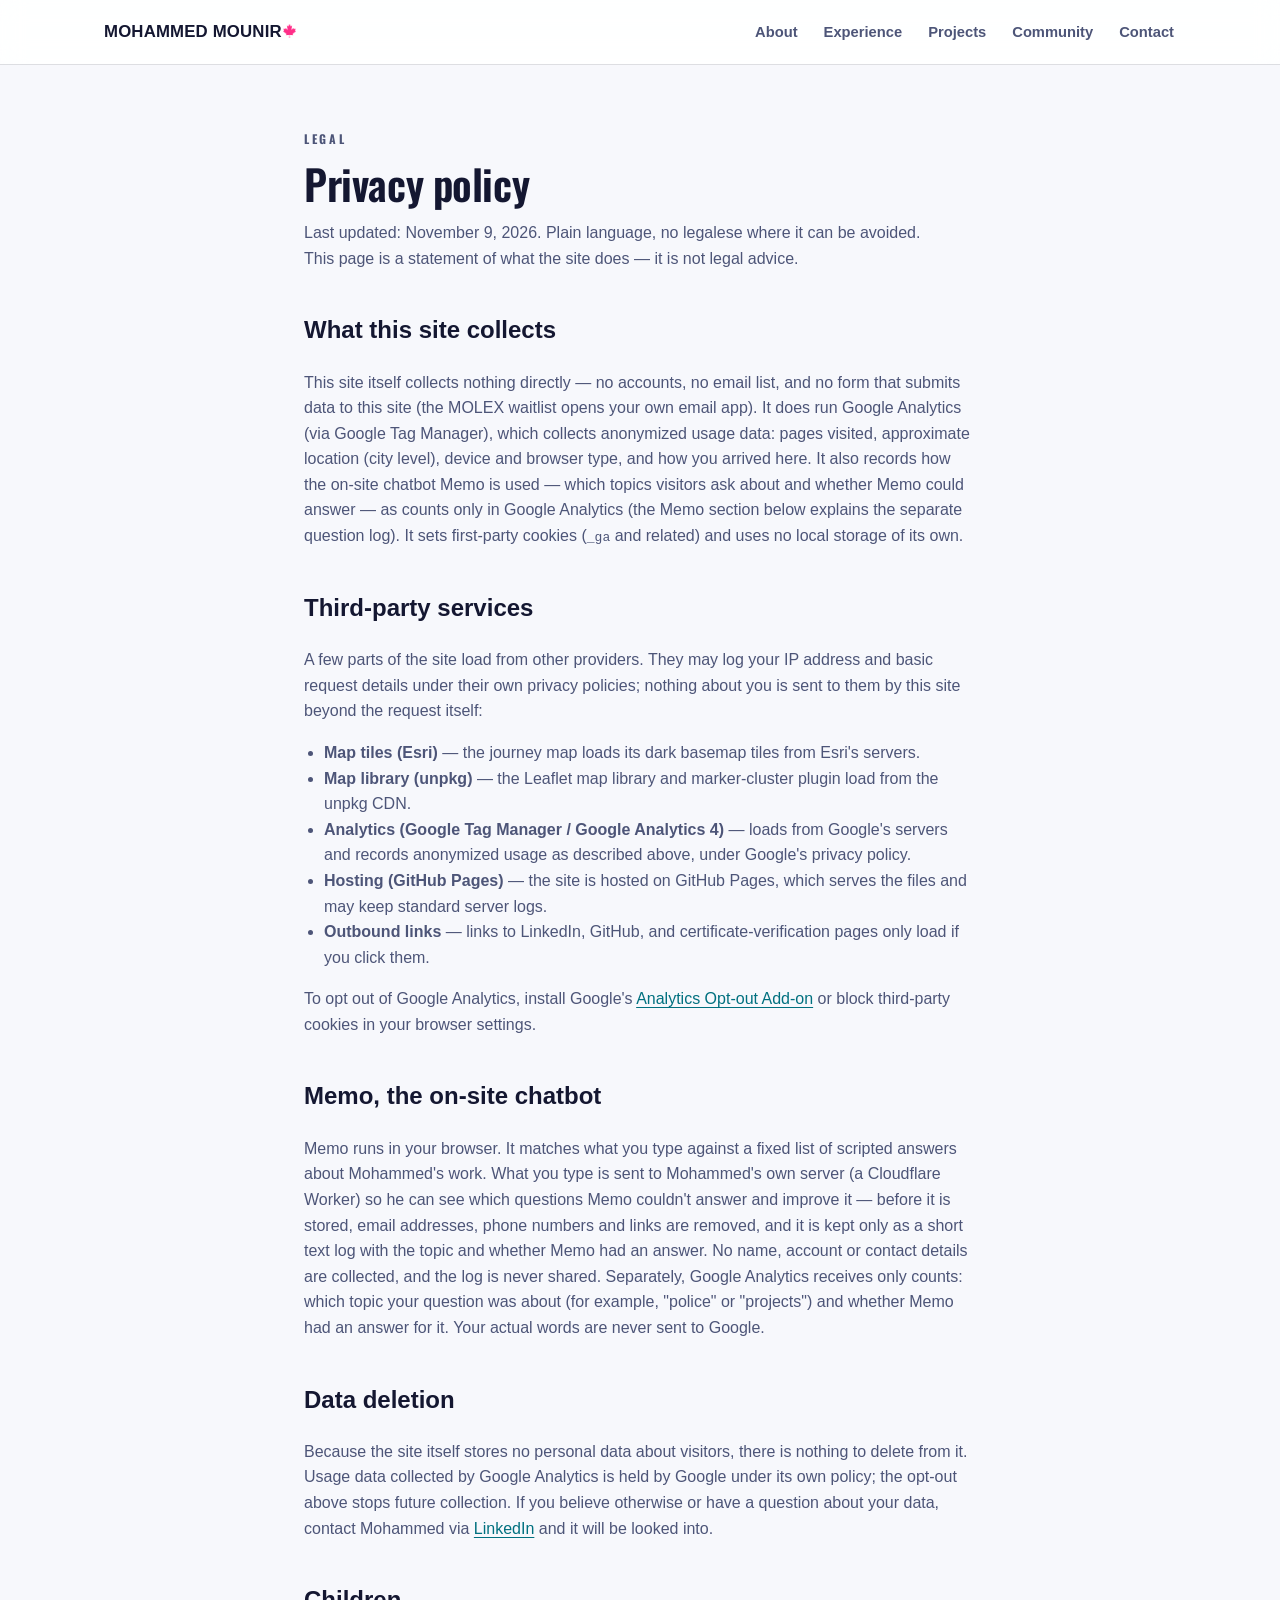
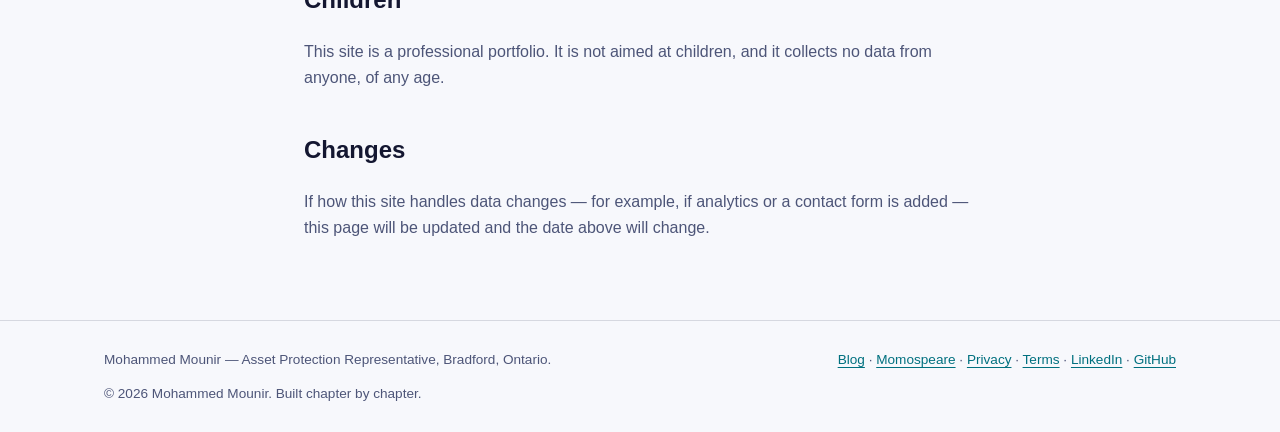
<file: privacy.html>
<!DOCTYPE html>
<html lang="en">
<head>
<!-- Google Tag Manager -->
<script>(function(w,d,s,l,i){w[l]=w[l]||[];w[l].push({'gtm.start':
new Date().getTime(),event:'gtm.js'});var f=d.getElementsByTagName(s)[0],
j=d.createElement(s),dl=l!='dataLayer'?'&l='+l:'';j.async=true;j.src=
'https://www.googletagmanager.com/gtm.js?id='+i+dl;f.parentNode.insertBefore(j,f);
})(window,document,'script','dataLayer','GTM-M9WRWPDF');</script>
<!-- End Google Tag Manager -->
  <meta charset="UTF-8">
  <meta name="viewport" content="width=device-width, initial-scale=1.0">
    <meta name="theme-color" content="#0d0f1c">
<title>Privacy — Mohammed Mounir</title>
  <meta name="description" content="Privacy policy for mohammedmounir.ca: what this portfolio site collects (nothing directly), the third-party services it loads, and how to ask about your data.">
  <meta name="robots" content="index, follow">
  <link rel="canonical" href="https://mohammedmounir.ca/privacy.html">
  <!-- Open Graph -->
  <meta property="og:type" content="website">
  <meta property="og:locale" content="en_CA">
  <meta property="og:title" content="Privacy — Mohammed Mounir">
  <meta property="og:description" content="Privacy policy for mohammedmounir.ca: what this portfolio site collects (nothing directly), the third-party services it loads, and how to ask about your data.">
  <meta property="og:url" content="https://mohammedmounir.ca/privacy.html">
  <meta property="og:image" content="https://mohammedmounir.ca/assets/og-image.jpg">
  <meta property="og:image:alt" content="Mohammed Mounir — Security experience. Technology in progress.">
  <meta property="og:image:width" content="1200">
  <meta property="og:image:height" content="630">
  <!-- Twitter / X -->
  <meta name="twitter:card" content="summary_large_image">
  <meta name="twitter:image" content="https://mohammedmounir.ca/assets/og-image.jpg">
  <meta name="twitter:image:alt" content="Mohammed Mounir — Security experience. Technology in progress.">
  <meta name="twitter:title" content="Privacy — Mohammed Mounir">
  <meta name="twitter:description" content="Privacy policy for mohammedmounir.ca: what this portfolio site collects (nothing directly), the third-party services it loads, and how to ask about your data.">
  <link rel="icon" type="image/svg+xml" href="assets/favicon.svg">
  <!-- Time-based theme (Toronto time): runs before the stylesheet
       so the first paint is already the right theme. -->
  <script src="js/theme.js"></script>
  <!-- Display type: Oswald (editorial reskin, slice 1). Variable 500-700. -->
  <link rel="preconnect" href="https://fonts.googleapis.com">
  <link rel="preconnect" href="https://fonts.gstatic.com" crossorigin>
  <link href="https://fonts.googleapis.com/css2?family=Oswald:wght@500..700&display=swap" rel="stylesheet">
  <link rel="stylesheet" href="css/style.css?v=b13ee23">
  <style>
    .legal { max-width: 720px; }
    .legal h2 { margin-top: 40px; }
    .legal p, .legal li { color: var(--muted); }
    .legal ul { padding-left: 20px; }
  </style>
</head>
<body>
<!-- Google Tag Manager (noscript) -->
<noscript><iframe src="https://www.googletagmanager.com/ns.html?id=GTM-M9WRWPDF"
height="0" width="0" style="display:none;visibility:hidden"></iframe></noscript>
<!-- End Google Tag Manager (noscript) -->
  <a class="skip-link" href="#main">Skip to content</a>
  <nav class="nav" aria-label="Primary">
    <div class="wrap nav-inner">
      <a class="brand" href="/" data-track="nav|Home|header">MOHAMMED MOUNIR<img class="maple-leaf" src="assets/maple-leaf.png" width="14" height="15" alt="" aria-hidden="true"></a>
      <ul class="nav-links">
        <li><a href="/#about" data-track="nav|About|header">About</a></li>
        <li><a href="/#journey-app" data-track="nav|Experience|header">Experience</a></li>
        <li><a href="/#projects" data-track="nav|Projects|header">Projects</a></li>
        <li><a href="projects/community.html" data-track="nav|Community|header">Community</a></li>
        <li><a href="/#contact" data-track="nav|Contact|header">Contact</a></li>
      </ul>
    </div>
  </nav>

  <main id="main" tabindex="-1">
    <section aria-labelledby="privacy-title">
      <div class="wrap legal">
        <p class="section-kicker">Legal</p>
        <h1 class="section-title" id="privacy-title">Privacy policy</h1>
        <p class="section-sub">Last updated: November 9, 2026. Plain language, no legalese where it can be avoided. This page is a statement of what the site does — it is not legal advice.</p>

        <h2>What this site collects</h2>
        <p>This site itself collects nothing directly — no accounts, no email list, and no form that submits data to this site (the MOLEX waitlist opens your own email app). It does run Google Analytics (via Google Tag Manager), which collects anonymized usage data: pages visited, approximate location (city level), device and browser type, and how you arrived here. It also records how the on-site chatbot Memo is used — which topics visitors ask about and whether Memo could answer — as counts only in Google Analytics (the Memo section below explains the separate question log). It sets first-party cookies (<code>_ga</code> and related) and uses no local storage of its own.</p>

        <h2>Third-party services</h2>
        <p>A few parts of the site load from other providers. They may log your IP address and basic request details under their own privacy policies; nothing about you is sent to them by this site beyond the request itself:</p>
        <ul>
          <li><strong>Map tiles (Esri)</strong> — the journey map loads its dark basemap tiles from Esri's servers.</li>
          <li><strong>Map library (unpkg)</strong> — the Leaflet map library and marker-cluster plugin load from the unpkg CDN.</li>
          <li><strong>Analytics (Google Tag Manager / Google Analytics 4)</strong> — loads from Google's servers and records anonymized usage as described above, under Google's privacy policy.</li>
          <li><strong>Hosting (GitHub Pages)</strong> — the site is hosted on GitHub Pages, which serves the files and may keep standard server logs.</li>
          <li><strong>Outbound links</strong> — links to LinkedIn, GitHub, and certificate-verification pages only load if you click them.</li>
        </ul>
        <p>To opt out of Google Analytics, install Google's <a href="https://tools.google.com/dlpage/gaoptout" target="_blank" rel="noopener noreferrer">Analytics Opt-out Add-on<span class="visually-hidden"> (opens in new tab)</span></a> or block third-party cookies in your browser settings.</p>

        <h2>Memo, the on-site chatbot</h2>
        <p>Memo runs in your browser. It matches what you type against a fixed list of scripted answers about Mohammed's work. What you type is sent to Mohammed's own server (a Cloudflare Worker) so he can see which questions Memo couldn't answer and improve it — before it is stored, email addresses, phone numbers and links are removed, and it is kept only as a short text log with the topic and whether Memo had an answer. No name, account or contact details are collected, and the log is never shared. Separately, Google Analytics receives only counts: which topic your question was about (for example, "police" or "projects") and whether Memo had an answer for it. Your actual words are never sent to Google.</p>

        <h2>Data deletion</h2>
        <p>Because the site itself stores no personal data about visitors, there is nothing to delete from it. Usage data collected by Google Analytics is held by Google under its own policy; the opt-out above stops future collection. If you believe otherwise or have a question about your data, contact Mohammed via <a href="https://www.linkedin.com/in/mohammed-mounir-10587621b/" target="_blank" rel="noopener noreferrer">LinkedIn<span class="visually-hidden"> (opens in new tab)</span></a> and it will be looked into.</p>

        <h2>Children</h2>
        <p>This site is a professional portfolio. It is not aimed at children, and it collects no data from anyone, of any age.</p>

        <h2>Changes</h2>
        <p>If how this site handles data changes — for example, if analytics or a contact form is added — this page will be updated and the date above will change.</p>
      </div>
    </section>
  </main>

  <footer>
    <div class="wrap">
      <span>Mohammed Mounir — Asset Protection Representative, Bradford, Ontario.</span>
      <span><a href="blog.html" data-track="footer|Blog|footer">Blog</a> · <a href="momospeare.html" data-track="footer|Momospeare|footer">Momospeare</a> · <a href="privacy.html" data-track="footer|Privacy|footer">Privacy</a> · <a href="terms.html" data-track="footer|Terms|footer">Terms</a> · <a href="https://www.linkedin.com/in/mohammed-mounir-10587621b/" target="_blank" rel="noopener noreferrer" data-track="footer|LinkedIn|footer">LinkedIn<span class="visually-hidden"> (opens in new tab)</span></a> · <a href="https://github.com/Momospeare/Mohammed-mounir" target="_blank" rel="noopener noreferrer" data-track="footer|GitHub|footer">GitHub<span class="visually-hidden"> (opens in new tab)</span></a></span>
      <span>© <span id="year">2026</span> Mohammed Mounir. Built chapter by chapter.</span>
    </div>
  </footer>
  <script>document.getElementById('year').textContent = new Date().getFullYear();</script>
</body>
</html>
</file>
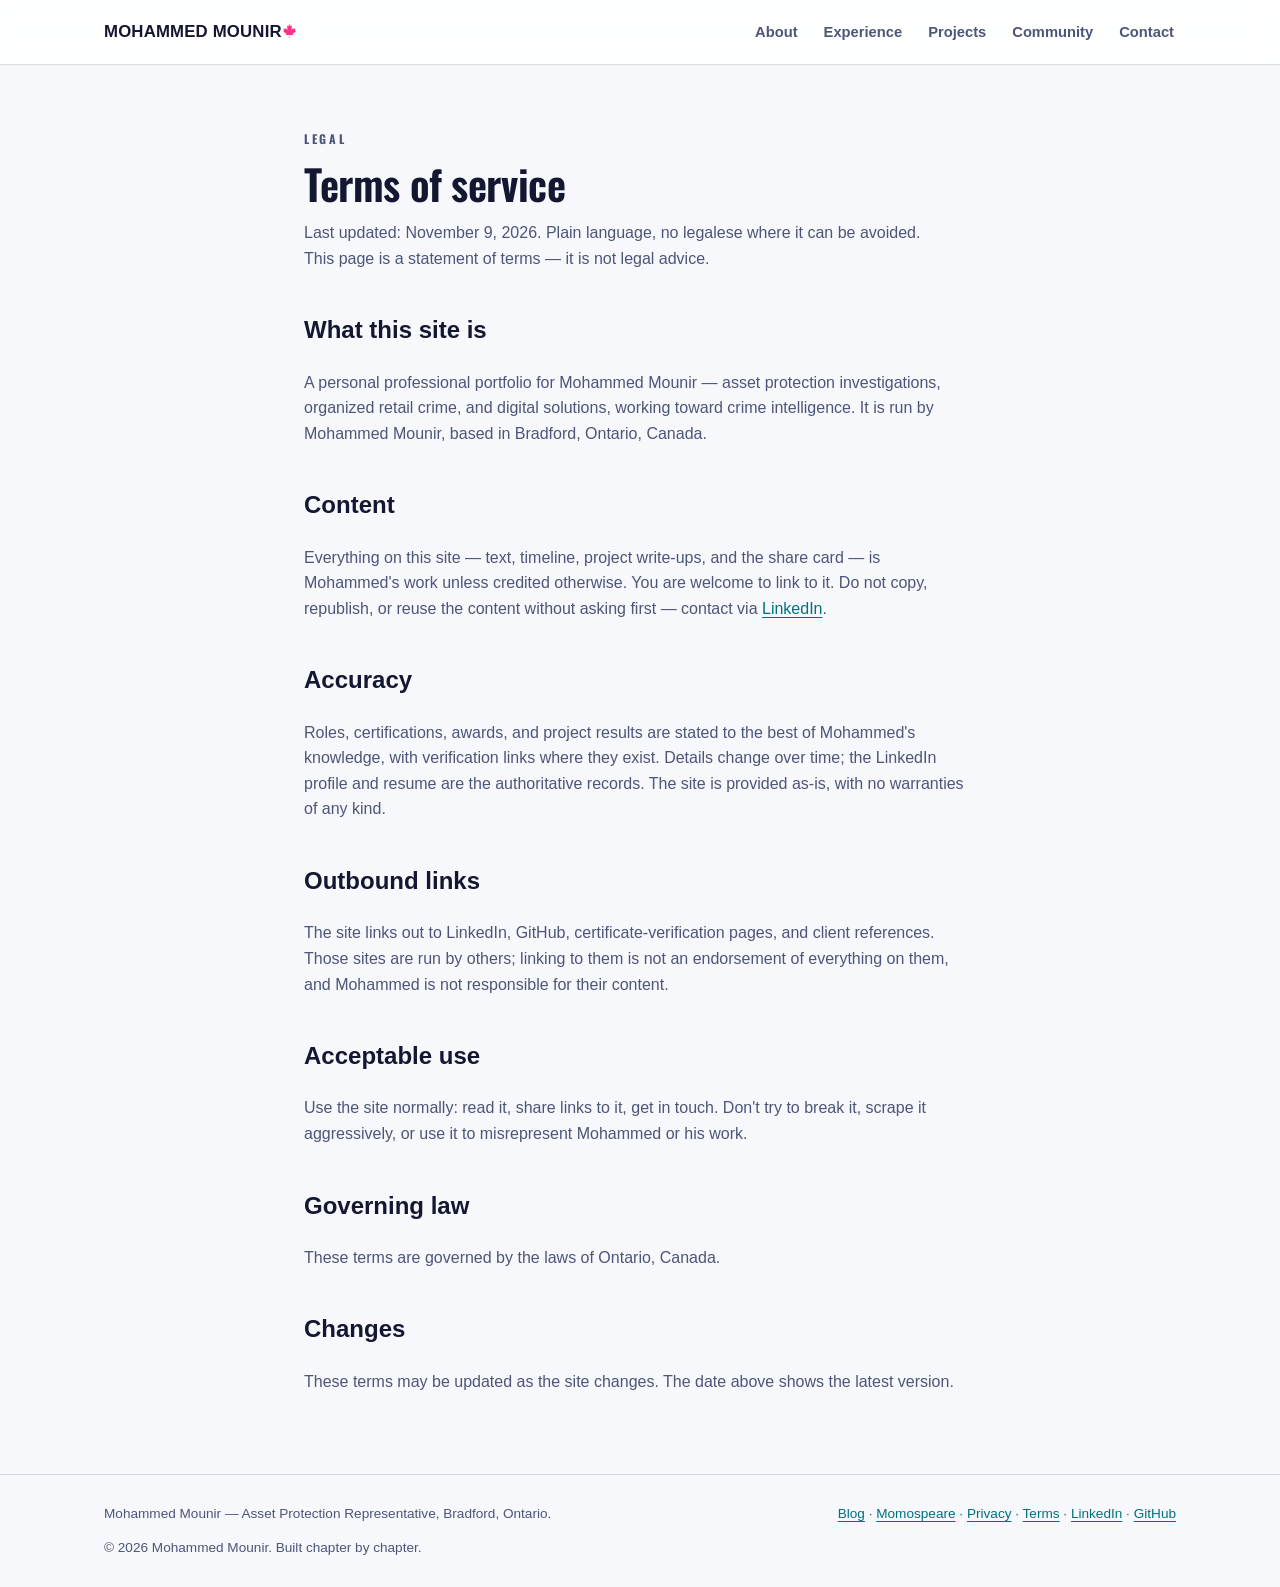
<file: terms.html>
<!DOCTYPE html>
<html lang="en">
<head>
<!-- Google Tag Manager -->
<script>(function(w,d,s,l,i){w[l]=w[l]||[];w[l].push({'gtm.start':
new Date().getTime(),event:'gtm.js'});var f=d.getElementsByTagName(s)[0],
j=d.createElement(s),dl=l!='dataLayer'?'&l='+l:'';j.async=true;j.src=
'https://www.googletagmanager.com/gtm.js?id='+i+dl;f.parentNode.insertBefore(j,f);
})(window,document,'script','dataLayer','GTM-M9WRWPDF');</script>
<!-- End Google Tag Manager -->
  <meta charset="UTF-8">
  <meta name="viewport" content="width=device-width, initial-scale=1.0">
    <meta name="theme-color" content="#0d0f1c">
<title>Terms — Mohammed Mounir</title>
  <meta name="description" content="Terms of service for mohammedmounir.ca: who runs this portfolio, what you may do with its content, and its limits.">
  <meta name="robots" content="index, follow">
  <link rel="canonical" href="https://mohammedmounir.ca/terms.html">
  <!-- Open Graph -->
  <meta property="og:type" content="website">
  <meta property="og:locale" content="en_CA">
  <meta property="og:title" content="Terms — Mohammed Mounir">
  <meta property="og:description" content="Terms of service for mohammedmounir.ca: who runs this portfolio, what you may do with its content, and its limits.">
  <meta property="og:url" content="https://mohammedmounir.ca/terms.html">
  <meta property="og:image" content="https://mohammedmounir.ca/assets/og-image.jpg">
  <meta property="og:image:alt" content="Mohammed Mounir — Security experience. Technology in progress.">
  <meta property="og:image:width" content="1200">
  <meta property="og:image:height" content="630">
  <!-- Twitter / X -->
  <meta name="twitter:card" content="summary_large_image">
  <meta name="twitter:image" content="https://mohammedmounir.ca/assets/og-image.jpg">
  <meta name="twitter:image:alt" content="Mohammed Mounir — Security experience. Technology in progress.">
  <meta name="twitter:title" content="Terms — Mohammed Mounir">
  <meta name="twitter:description" content="Terms of service for mohammedmounir.ca: who runs this portfolio, what you may do with its content, and its limits.">
  <link rel="icon" type="image/svg+xml" href="assets/favicon.svg">
  <!-- Time-based theme (Toronto time): runs before the stylesheet
       so the first paint is already the right theme. -->
  <script src="js/theme.js"></script>
  <!-- Display type: Oswald (editorial reskin, slice 1). Variable 500-700. -->
  <link rel="preconnect" href="https://fonts.googleapis.com">
  <link rel="preconnect" href="https://fonts.gstatic.com" crossorigin>
  <link href="https://fonts.googleapis.com/css2?family=Oswald:wght@500..700&display=swap" rel="stylesheet">
  <link rel="stylesheet" href="css/style.css?v=b13ee23">
  <style>
    .legal { max-width: 720px; }
    .legal h2 { margin-top: 40px; }
    .legal p, .legal li { color: var(--muted); }
    .legal ul { padding-left: 20px; }
  </style>
</head>
<body>
<!-- Google Tag Manager (noscript) -->
<noscript><iframe src="https://www.googletagmanager.com/ns.html?id=GTM-M9WRWPDF"
height="0" width="0" style="display:none;visibility:hidden"></iframe></noscript>
<!-- End Google Tag Manager (noscript) -->
  <a class="skip-link" href="#main">Skip to content</a>
  <nav class="nav" aria-label="Primary">
    <div class="wrap nav-inner">
      <a class="brand" href="/" data-track="nav|Home|header">MOHAMMED MOUNIR<img class="maple-leaf" src="assets/maple-leaf.png" width="14" height="15" alt="" aria-hidden="true"></a>
      <ul class="nav-links">
        <li><a href="/#about" data-track="nav|About|header">About</a></li>
        <li><a href="/#journey-app" data-track="nav|Experience|header">Experience</a></li>
        <li><a href="/#projects" data-track="nav|Projects|header">Projects</a></li>
        <li><a href="projects/community.html" data-track="nav|Community|header">Community</a></li>
        <li><a href="/#contact" data-track="nav|Contact|header">Contact</a></li>
      </ul>
    </div>
  </nav>

  <main id="main" tabindex="-1">
    <section aria-labelledby="terms-title">
      <div class="wrap legal">
        <p class="section-kicker">Legal</p>
        <h1 class="section-title" id="terms-title">Terms of service</h1>
        <p class="section-sub">Last updated: November 9, 2026. Plain language, no legalese where it can be avoided. This page is a statement of terms — it is not legal advice.</p>

        <h2>What this site is</h2>
        <p>A personal professional portfolio for Mohammed Mounir — asset protection investigations, organized retail crime, and digital solutions, working toward crime intelligence. It is run by Mohammed Mounir, based in Bradford, Ontario, Canada.</p>

        <h2>Content</h2>
        <p>Everything on this site — text, timeline, project write-ups, and the share card — is Mohammed's work unless credited otherwise. You are welcome to link to it. Do not copy, republish, or reuse the content without asking first — contact via <a href="https://www.linkedin.com/in/mohammed-mounir-10587621b/" target="_blank" rel="noopener noreferrer">LinkedIn<span class="visually-hidden"> (opens in new tab)</span></a>.</p>

        <h2>Accuracy</h2>
        <p>Roles, certifications, awards, and project results are stated to the best of Mohammed's knowledge, with verification links where they exist. Details change over time; the LinkedIn profile and resume are the authoritative records. The site is provided as-is, with no warranties of any kind.</p>

        <h2>Outbound links</h2>
        <p>The site links out to LinkedIn, GitHub, certificate-verification pages, and client references. Those sites are run by others; linking to them is not an endorsement of everything on them, and Mohammed is not responsible for their content.</p>

        <h2>Acceptable use</h2>
        <p>Use the site normally: read it, share links to it, get in touch. Don't try to break it, scrape it aggressively, or use it to misrepresent Mohammed or his work.</p>

        <h2>Governing law</h2>
        <p>These terms are governed by the laws of Ontario, Canada.</p>

        <h2>Changes</h2>
        <p>These terms may be updated as the site changes. The date above shows the latest version.</p>
      </div>
    </section>
  </main>

  <footer>
    <div class="wrap">
      <span>Mohammed Mounir — Asset Protection Representative, Bradford, Ontario.</span>
      <span><a href="blog.html" data-track="footer|Blog|footer">Blog</a> · <a href="momospeare.html" data-track="footer|Momospeare|footer">Momospeare</a> · <a href="privacy.html" data-track="footer|Privacy|footer">Privacy</a> · <a href="terms.html" data-track="footer|Terms|footer">Terms</a> · <a href="https://www.linkedin.com/in/mohammed-mounir-10587621b/" target="_blank" rel="noopener noreferrer" data-track="footer|LinkedIn|footer">LinkedIn<span class="visually-hidden"> (opens in new tab)</span></a> · <a href="https://github.com/Momospeare/Mohammed-mounir" target="_blank" rel="noopener noreferrer" data-track="footer|GitHub|footer">GitHub<span class="visually-hidden"> (opens in new tab)</span></a></span>
      <span>© <span id="year">2026</span> Mohammed Mounir. Built chapter by chapter.</span>
    </div>
  </footer>
  <script>document.getElementById('year').textContent = new Date().getFullYear();</script>
</body>
</html>
</file>
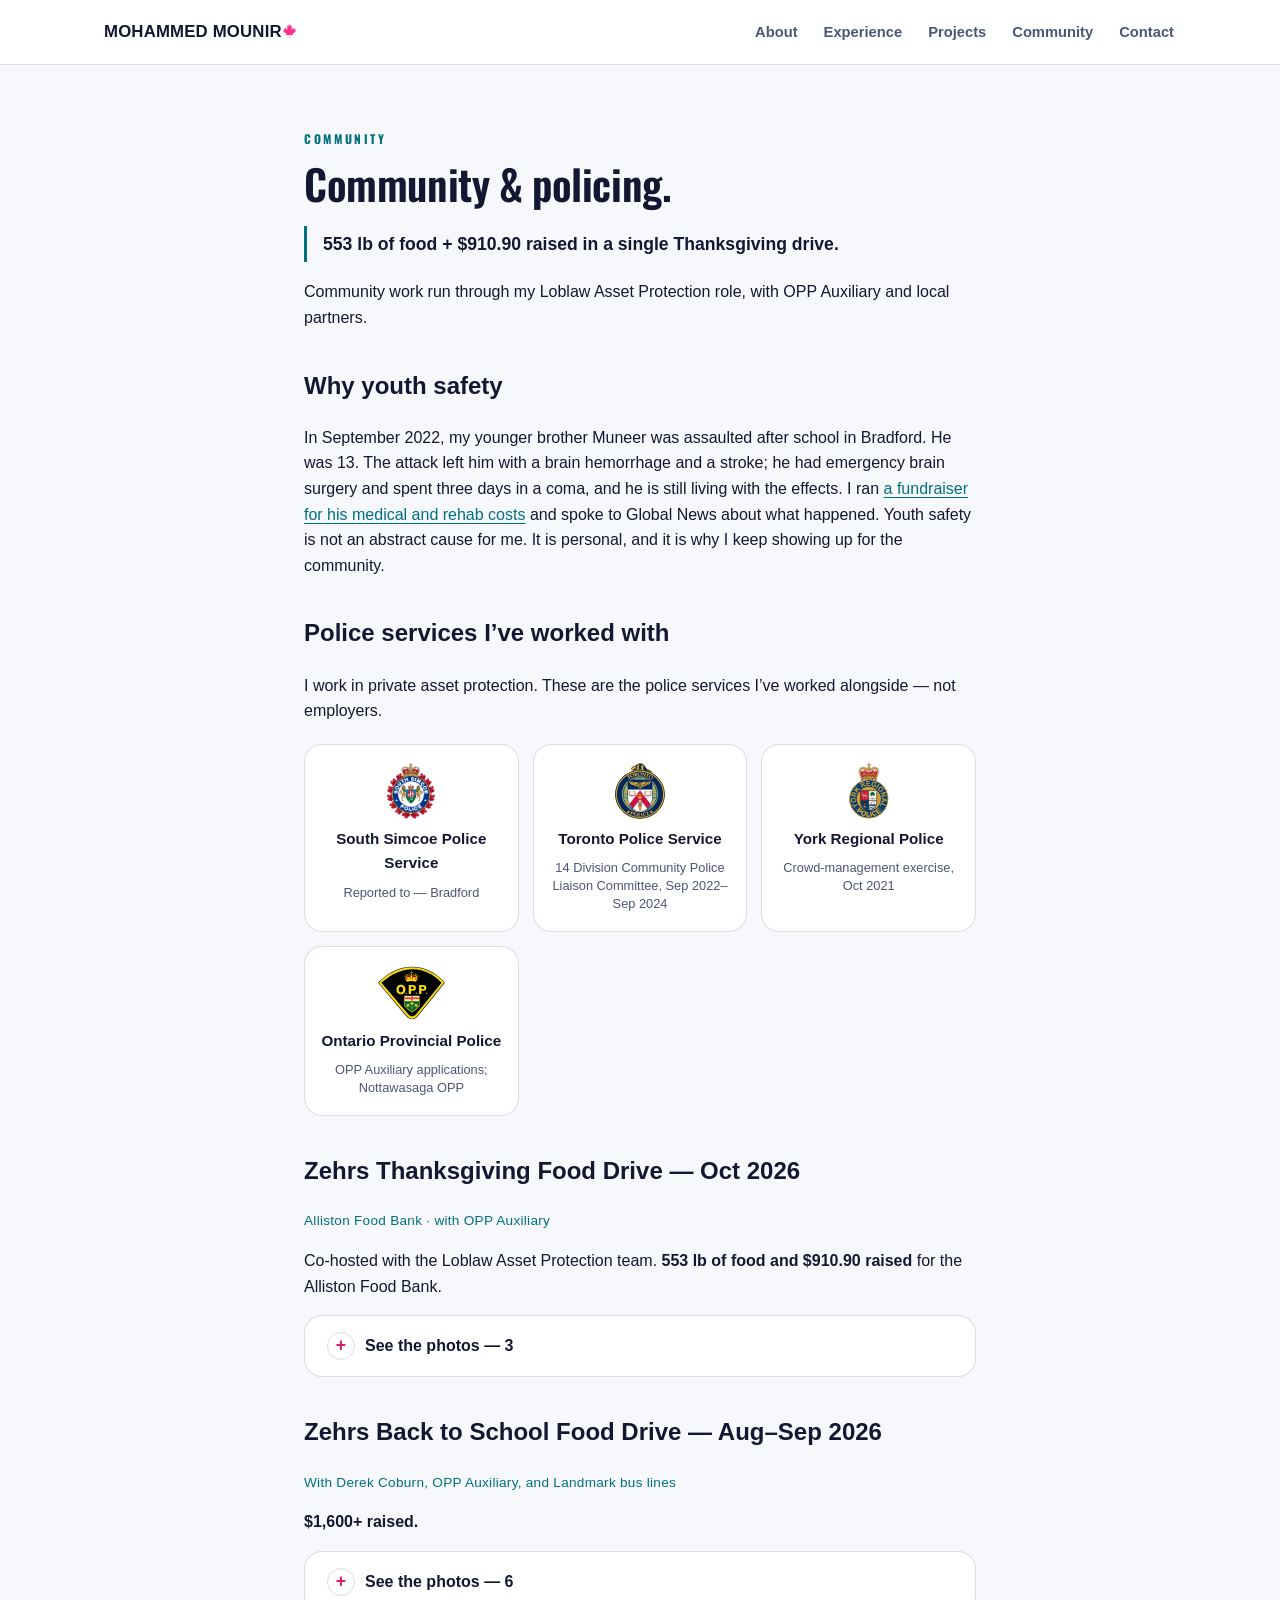
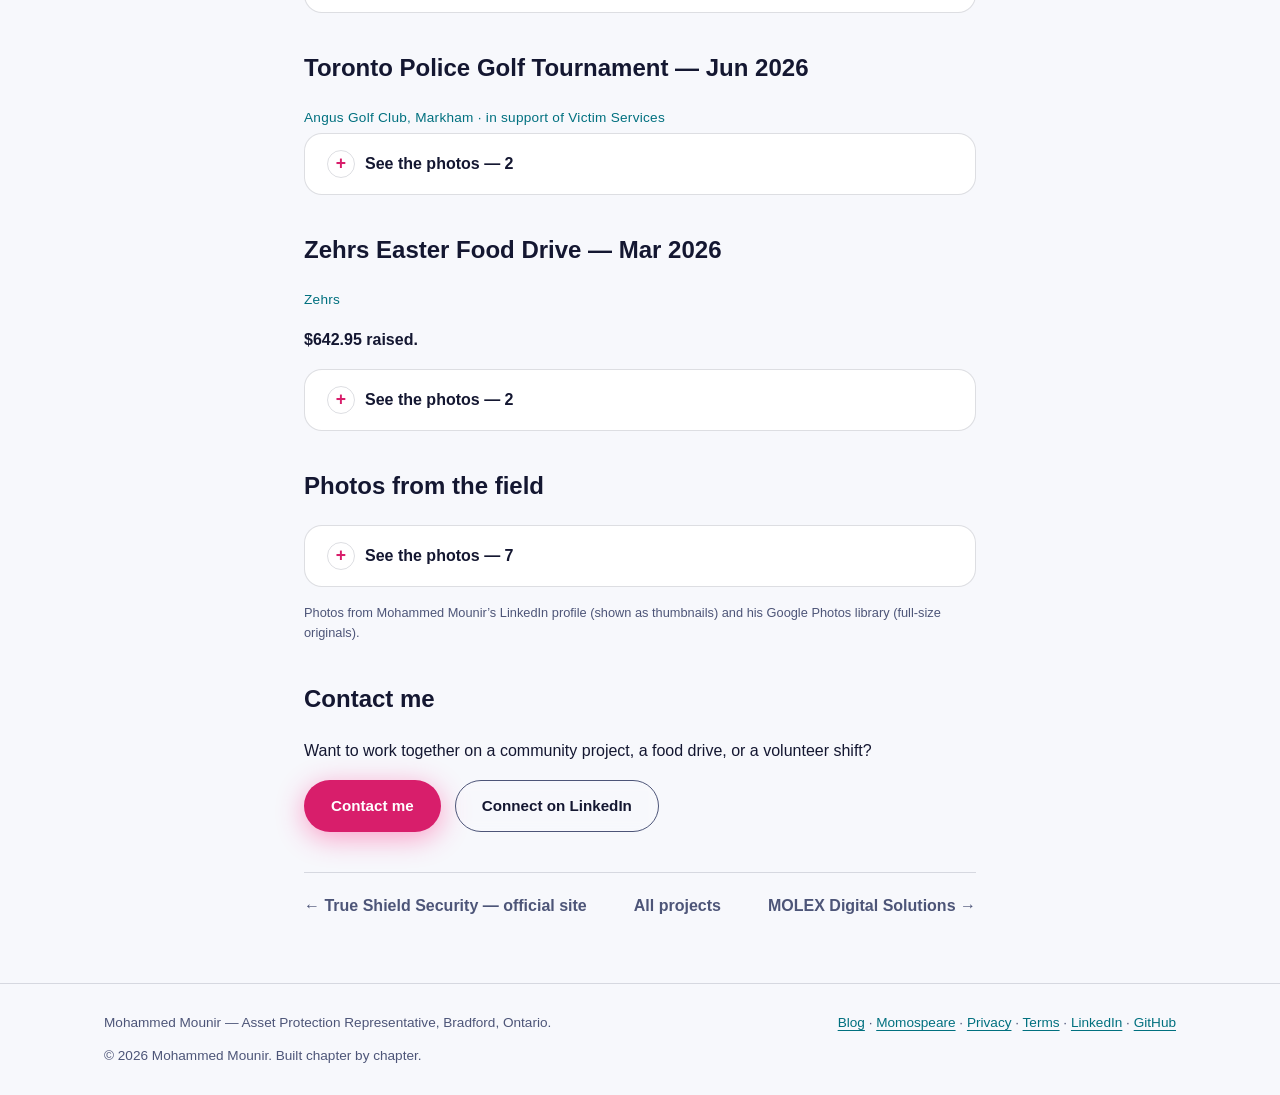
<file: projects/community.html>
<!DOCTYPE html>
<html lang="en">
<head>
<!-- Google Tag Manager -->
<script>(function(w,d,s,l,i){w[l]=w[l]||[];w[l].push({'gtm.start':
new Date().getTime(),event:'gtm.js'});var f=d.getElementsByTagName(s)[0],
j=d.createElement(s),dl=l!='dataLayer'?'&l='+l:'';j.async=true;j.src=
'https://www.googletagmanager.com/gtm.js?id='+i+dl;f.parentNode.insertBefore(j,f);
})(window,document,'script','dataLayer','GTM-M9WRWPDF');</script>
<!-- End Google Tag Manager -->
  <meta charset="UTF-8">
  <meta name="viewport" content="width=device-width, initial-scale=1.0">
    <meta name="theme-color" content="#0d0f1c">
<title>Community &amp; Policing | Mohammed Mounir</title>
  <meta name="description" content="Community &amp; policing: food drives with real numbers, the youth-safety story behind the work, and the police services I've worked with and reported to.">
  <meta name="robots" content="index, follow">
  <link rel="canonical" href="https://mohammedmounir.ca/projects/community.html">
  <meta property="og:type" content="website">
  <meta property="og:title" content="Community &amp; Policing | Mohammed Mounir">
  <meta property="og:description" content="Community &amp; policing: food drives, the youth-safety story, and the police services I've worked with.">
  <meta property="og:locale" content="en_CA">
  <meta property="og:url" content="https://mohammedmounir.ca/projects/community.html">
  <meta property="og:image" content="https://mohammedmounir.ca/assets/og-image.jpg">
  <meta property="og:image:alt" content="Mohammed Mounir — Security experience. Technology in progress.">
  <meta property="og:image:width" content="1200">
  <meta property="og:image:height" content="630">
  <!-- Twitter / X -->
  <meta name="twitter:card" content="summary_large_image">
  <meta name="twitter:image" content="https://mohammedmounir.ca/assets/og-image.jpg">
  <meta name="twitter:image:alt" content="Mohammed Mounir — Security experience. Technology in progress.">
  <meta name="twitter:title" content="Community &amp; Policing | Mohammed Mounir">
  <meta name="twitter:description" content="Community &amp; policing: food drives, the youth-safety story, and the police services I've worked with.">
  <link rel="icon" type="image/svg+xml" href="../assets/favicon.svg">
  <!-- Time-based theme (Toronto time): runs before the stylesheet
       so the first paint is already the right theme. -->
  <script src="../js/theme.js"></script>
  <!-- Display type: Oswald (editorial reskin, slice 1). Variable 500-700. -->
  <link rel="preconnect" href="https://fonts.googleapis.com">
  <link rel="preconnect" href="https://fonts.gstatic.com" crossorigin>
  <link href="https://fonts.googleapis.com/css2?family=Oswald:wght@500..700&display=swap" rel="stylesheet">
  <link rel="stylesheet" href="../css/style.css?v=b13ee23">
  <script type="application/ld+json">
  {
    "@context": "https://schema.org",
    "@type": "WebPage",
    "name": "Community & Policing | Mohammed Mounir",
    "url": "https://mohammedmounir.ca/projects/community.html",
    "isPartOf": { "@type": "WebSite", "name": "Mohammed Mounir", "url": "https://mohammedmounir.ca/" },
    "about": { "@type": "Person", "name": "Mohammed Mounir", "url": "https://mohammedmounir.ca/" }
  }
  </script>
</head>
<body>
<!-- Google Tag Manager (noscript) -->
<noscript><iframe src="https://www.googletagmanager.com/ns.html?id=GTM-M9WRWPDF"
height="0" width="0" style="display:none;visibility:hidden"></iframe></noscript>
<!-- End Google Tag Manager (noscript) -->

  <a class="skip-link" href="#main">Skip to content</a>

  <nav class="nav" aria-label="Primary">
    <div class="wrap nav-inner">
      <a class="brand" href="../" data-track="nav|Home|header">MOHAMMED MOUNIR<img class="maple-leaf" src="../assets/maple-leaf.png" width="14" height="15" alt="" aria-hidden="true"></a>
      <ul class="nav-links">
        <li><a href="../#about" data-track="nav|About|header">About</a></li>
        <li><a href="../#journey-app" data-track="nav|Experience|header">Experience</a></li>
        <li><a href="../#projects" data-track="nav|Projects|header">Projects</a></li>
        <li><a href="community.html" aria-current="page" data-track="nav|Community|header">Community</a></li>
        <li><a href="../#contact" data-track="nav|Contact|header">Contact</a></li>
      </ul>
    </div>
  </nav>

  <main id="main" tabindex="-1">
    <section aria-labelledby="community-title">
      <div class="wrap case">
        <p class="section-kicker">Community</p>
        <h1 class="section-title" id="community-title">Community &amp; policing.</h1>
        <p class="result"><strong>553 lb of food + $910.90 raised in a single Thanksgiving drive.</strong></p>
        <p>Community work run through my Loblaw Asset Protection role, with OPP Auxiliary and local partners.</p>

        <h2>Why youth safety</h2>
        <p>In September 2022, my younger brother Muneer was assaulted after school in Bradford. He was 13. The attack left him with a brain hemorrhage and a stroke; he had emergency brain surgery and spent three days in a coma, and he is still living with the effects. I ran <a href="https://www.gofundme.com/f/justiceformuneer" target="_blank" rel="noopener noreferrer">a fundraiser for his medical and rehab costs<span class="visually-hidden"> (opens in new tab)</span></a> and spoke to Global News about what happened. Youth safety is not an abstract cause for me. It is personal, and it is why I keep showing up for the community.</p>

        <h2>Police services I&rsquo;ve worked with</h2>
        <p>I work in private asset protection. These are the police services I&rsquo;ve worked alongside — not employers.</p>
        <div class="police-strip">
          <div class="police-item">
            <img src="../assets/police/ssps-crest.png" alt="" width="270" height="270" loading="lazy">
            <span class="police-name">South Simcoe Police Service</span>
            <span class="police-role">Reported to &mdash; Bradford</span>
          </div>
          <div class="police-item">
            <img src="../assets/police/tps-seal.svg" alt="" width="200" height="200" loading="lazy">
            <span class="police-name">Toronto Police Service</span>
            <span class="police-role">14 Division Community Police Liaison Committee, Sep 2022&ndash;Sep 2024</span>
          </div>
          <div class="police-item">
            <img src="../assets/police/yrp-logo.svg" alt="" width="110" height="154" loading="lazy">
            <span class="police-name">York Regional Police</span>
            <span class="police-role">Crowd-management exercise, Oct 2021</span>
          </div>
          <div class="police-item">
            <img src="../assets/police/opp-patch.svg" alt="" width="165" height="130" loading="lazy">
            <span class="police-name">Ontario Provincial Police</span>
            <span class="police-role">OPP Auxiliary applications; Nottawasaga OPP</span>
          </div>
        </div>

        <h2 id="volunteering">Zehrs Thanksgiving Food Drive — Oct 2026</h2>
        <p class="role-meta">Alliston Food Bank · with OPP Auxiliary</p>
        <p>Co-hosted with the Loblaw Asset Protection team. <strong>553 lb of food and $910.90 raised</strong> for the Alliston Food Bank.</p>
        <details class="fold fold--photos" data-track="fold|Photos|community">
          <summary>See the photos — 3</summary>
<div class="photo-row">
          <figure class="photo-med">
            <img src="../assets/photos/thanksgiving-collage.jpg" srcset="../assets/photos/derivatives/thanksgiving-collage-320.webp 320w, ../assets/photos/derivatives/thanksgiving-collage-640.webp 640w" sizes="(max-width: 720px) 100vw, 260px" alt="Fall Food Drive collage: OPP SUV, Alliston Food Bank table, and thank-you text" width="1170" height="889" loading="lazy">
            <figcaption>Fall Food Drive collage — OPP SUV, Alliston Food Bank table, and thank-you text. Oct 3, 2026.</figcaption>
          </figure>
          <figure class="photo-med">
            <img src="../assets/photos/thanksgiving-volunteers-table.jpg" srcset="../assets/photos/derivatives/thanksgiving-volunteers-table-320.webp 320w, ../assets/photos/derivatives/thanksgiving-volunteers-table-640.webp 640w" sizes="(max-width: 720px) 100vw, 260px" alt="Volunteers and OPP Auxiliary behind the donation table outside Zehrs, OPP SUV in the foreground" width="1600" height="920" loading="lazy">
            <figcaption>Volunteers and OPP Auxiliary behind the donation table outside Zehrs, OPP SUV in front. Oct 3, 2026.</figcaption>
          </figure>
          <figure class="photo-med">
            <img src="../assets/photos/thanksgiving-table-setup.jpg" srcset="../assets/photos/derivatives/thanksgiving-table-setup-320.webp 320w, ../assets/photos/derivatives/thanksgiving-table-setup-640.webp 640w" sizes="(max-width: 720px) 100vw, 260px" alt="Donation table with the Alliston Food Bank banner, Tap Give Nourish sign, donation box, and food donations" width="1600" height="1205" loading="lazy">
            <figcaption>Donation table with the Alliston Food Bank banner, &ldquo;Tap Give Nourish&rdquo; sign, and food donations. Oct 3, 2026.</figcaption>
          </figure>
        </div>
        </details>

        <h2>Zehrs Back to School Food Drive — Aug–Sep 2026</h2>
        <p class="role-meta">With Derek Coburn, OPP Auxiliary, and Landmark bus lines</p>
        <p><strong>$1,600+ raised.</strong></p>
        <details class="fold fold--photos" data-track="fold|Photos|community">
          <summary>See the photos — 6</summary>
<div class="photo-row">
          <figure class="photo-med">
            <img src="../assets/photos/backtoschool-group-opp.jpg" srcset="../assets/photos/derivatives/backtoschool-group-opp-320.webp 320w, ../assets/photos/derivatives/backtoschool-group-opp-640.webp 640w" sizes="(max-width: 720px) 100vw, 260px" alt="Six people behind the Alliston Food Bank table outside Zehrs: OPP officers and volunteers, with carts of paper bags" width="1020" height="765" loading="lazy">
            <figcaption>Six people behind the Alliston Food Bank table outside Zehrs — OPP and volunteers, with carts of paper bags. Aug 22, 2026.</figcaption>
          </figure>
          <figure class="photo-med">
            <img src="../assets/photos/backtoschool-group-cart.jpg" srcset="../assets/photos/derivatives/backtoschool-group-cart-320.webp 320w, ../assets/photos/derivatives/backtoschool-group-cart-640.webp 640w" sizes="(max-width: 720px) 100vw, 260px" alt="Volunteers and OPP members behind the Food Bank table outside Zehrs, with a man in a shopping cart holding a box" width="1600" height="1200" loading="lazy">
            <figcaption>Volunteers and OPP members behind the Food Bank table, with a man in a shopping cart holding a box. Aug 22, 2026.</figcaption>
          </figure>
          <figure class="photo-med">
            <img src="../assets/photos/backtoschool-school-bus.jpg" srcset="../assets/photos/derivatives/backtoschool-school-bus-320.webp 320w, ../assets/photos/derivatives/backtoschool-school-bus-640.webp 640w" sizes="(max-width: 720px) 100vw, 260px" alt="Yellow school bus with a Thank You Alliston Food Bank banner in front of Zehrs Markets" width="1600" height="900" loading="lazy">
            <figcaption>Yellow school bus with a &ldquo;Thank You Alliston Food Bank&rdquo; banner in front of Zehrs. Aug 22, 2026.</figcaption>
          </figure>
          <figure class="photo-med">
            <img src="../assets/photos/backtoschool-exterior-suv.jpg" srcset="../assets/photos/derivatives/backtoschool-exterior-suv-320.webp 320w, ../assets/photos/derivatives/backtoschool-exterior-suv-640.webp 640w" sizes="(max-width: 720px) 100vw, 260px" alt="Wide shot of the Zehrs storefront, donation table with three people, and a black police SUV approaching" width="1600" height="900" loading="lazy">
            <figcaption>Zehrs storefront with the donation table and a black police SUV approaching. Aug 22, 2026.</figcaption>
          </figure>
          <figure class="photo-med">
            <img src="../assets/photos/backtoschool-table-setup.jpg" srcset="../assets/photos/derivatives/backtoschool-table-setup-320.webp 320w, ../assets/photos/derivatives/backtoschool-table-setup-640.webp 640w" sizes="(max-width: 720px) 100vw, 260px" alt="Alliston Food Bank table set up outside Zehrs, with a shopping cart alongside it" width="1600" height="900" loading="lazy">
            <figcaption>Alliston Food Bank table set up outside Zehrs, with a shopping cart alongside. Aug 22, 2026.</figcaption>
          </figure>
          <figure class="photo-med">
            <img src="../assets/photos/backtoschool-poster.jpg" srcset="../assets/photos/derivatives/backtoschool-poster-320.webp 320w, ../assets/photos/derivatives/backtoschool-poster-640.webp 640w" sizes="(max-width: 720px) 100vw, 260px" alt="Three volunteers holding a Back to School Food Drive poster inside Zehrs, in front of shelves of paper food bags" width="1600" height="2844" loading="lazy">
            <figcaption>Three volunteers holding the &ldquo;Back to School Food Drive&rdquo; poster inside Zehrs. Aug 21, 2026.</figcaption>
          </figure>
        </div>
        </details>

        <h2>Toronto Police Golf Tournament — Jun 2026</h2>
        <p class="role-meta">Angus Golf Club, Markham · in support of Victim Services</p>
        <details class="fold fold--photos" data-track="fold|Photos|community">
          <summary>See the photos — 2</summary>
<div class="photo-row">
          <figure class="photo-med">
            <img src="../assets/photos/golf-fairway.jpg" srcset="../assets/photos/derivatives/golf-fairway-320.webp 320w, ../assets/photos/derivatives/golf-fairway-640.webp 640w" sizes="(max-width: 720px) 100vw, 260px" alt="Mohammed in a light blue polo on a golf-course fairway, holding a paper, with a small sign on the grass behind him" width="1600" height="2844" loading="lazy">
            <figcaption>On the fairway in a light blue polo, holding a paper. Jun 11, 2026.</figcaption>
          </figure>
          <figure class="photo-med">
            <img src="../assets/photos/golf-carts-bags.jpg" srcset="../assets/photos/derivatives/golf-carts-bags-320.webp 320w, ../assets/photos/derivatives/golf-carts-bags-640.webp 640w" sizes="(max-width: 720px) 100vw, 260px" alt="Mohammed in a white polo and khaki trousers, arms crossed, beside a golf cart and black golf gift bags, with a colleague in the foreground" width="1600" height="900" loading="lazy">
            <figcaption>Beside a golf cart and black golf gift bags, with a colleague in the foreground. Jun 11, 2026.</figcaption>
          </figure>
        </div>
        </details>

        <h2>Zehrs Easter Food Drive — Mar 2026</h2>
        <p class="role-meta">Zehrs</p>
        <p><strong>$642.95 raised.</strong></p>
        <details class="fold fold--photos" data-track="fold|Photos|community">
          <summary>See the photos — 2</summary>
<div class="photo-row">
          <figure class="photo-med">
            <img src="../assets/photos/easter-table.jpg" srcset="../assets/photos/derivatives/easter-table-320.webp 320w, ../assets/photos/derivatives/easter-table-640.webp 640w" sizes="(max-width: 720px) 100vw, 260px" alt="Mohammed in a black jacket and beanie and a colleague behind an Alliston Food Bank table at the Zehrs entrance, stacks of bags behind" width="1600" height="2844" loading="lazy">
            <figcaption>Behind an Alliston Food Bank table at the Zehrs entrance, with a colleague. Mar 28, 2026.</figcaption>
          </figure>
          <figure class="photo-med">
            <img src="../assets/photos/easter-officer-suv.jpg" srcset="../assets/photos/derivatives/easter-officer-suv-320.webp 320w, ../assets/photos/derivatives/easter-officer-suv-640.webp 640w" sizes="(max-width: 720px) 100vw, 260px" alt="Mohammed and one uniformed OPP officer beside a black-and-white OPP SUV in the Zehrs car park" width="1600" height="2844" loading="lazy">
            <figcaption>With a uniformed OPP officer beside a black-and-white OPP SUV in the Zehrs car park. Mar 28, 2026.</figcaption>
          </figure>
        </div>
        </details>

        <h2>Photos from the field</h2>
        <details class="fold fold--photos" data-track="fold|Photos|community">
          <summary>See the photos — 7</summary>
<div class="photo-row">
          <figure class="photo-thumb">
            <img src="../assets/linkedin/tree-planter-group.jpg" alt="Four volunteers among trees at a park, Mohammed in a green cap in front, one colleague holding a shovel" width="160" height="90" loading="lazy">
            <figcaption>Blue Chip CARE tree planting, Sid Manser Park — Sep 2026.</figcaption>
          </figure>
          <figure class="photo-thumb">
            <img src="../assets/linkedin/open-house-14div-booth.jpg" alt="ASP crosswalk-safety booth under a red pop-up tent at the Toronto Police 14 Division Open House" width="160" height="90" loading="lazy">
            <figcaption>ASP crosswalk-safety booth, Toronto Police 14 Division Open House, 2024.</figcaption>
          </figure>
          <figure class="photo-thumb">
            <img src="../assets/linkedin/open-house-collage.jpg" alt="Collage from the Toronto Police 14 Division Open House, including the event banner for Saturday, Sept. 17, 2022" width="160" height="160" loading="lazy">
            <figcaption>14 Division Open House collage — Sat, Sept. 17, 2022, 350 Dovercourt Rd.</figcaption>
          </figure>
          <figure class="photo-thumb">
            <img src="../assets/linkedin/etobicoke-simulation.jpg" alt="Person in a high-visibility orange vest and helmet walking in front of a GO train in smoke" width="160" height="84" loading="lazy">
            <figcaption>Mass-casualty simulation at Union Station, Toronto (Metrolinx volunteering).</figcaption>
          </figure>
          <figure class="photo-thumb">
            <img src="../assets/linkedin/crossing-guard-appreciation.jpg" alt="Graphic of three crossing guards headlined Happy School Crossing Guard Appreciation Day" width="160" height="160" loading="lazy">
            <figcaption>School Crossing Guard Appreciation Day graphic (ASP post).</figcaption>
          </figure>
          <figure class="photo-med">
            <img src="../assets/photos/treeplanter-shovels.jpg" srcset="../assets/photos/derivatives/treeplanter-shovels-320.webp 320w, ../assets/photos/derivatives/treeplanter-shovels-640.webp 640w" sizes="(max-width: 720px) 100vw, 260px" alt="Man in a green cap and woman in a red polo holding shovels beside a newly planted shrub, others planting in the background, Sid Manser Park" width="1600" height="2844" loading="lazy">
            <figcaption>Volunteers with shovels beside a newly planted shrub — Sid Manser Park, Sep 15, 2026.</figcaption>
          </figure>
          <figure class="photo-med">
            <img src="../assets/photos/openhouse-asp-booth.jpg" srcset="../assets/photos/derivatives/openhouse-asp-booth-320.webp 320w, ../assets/photos/derivatives/openhouse-asp-booth-640.webp 640w" sizes="(max-width: 720px) 100vw, 260px" alt="ASP Security Services booth under a red tent with its banner, mounted Toronto Police officers on horseback beside the booth, children at the table" width="1600" height="900" loading="lazy">
            <figcaption>ASP booth under a red tent — mounted Toronto Police officers on horseback beside it, 14 Division Open House, Sep 14, 2024.</figcaption>
          </figure>
        </div>
        </details>
        <p class="photo-credit">Photos from Mohammed Mounir&rsquo;s LinkedIn profile (shown as thumbnails) and his Google Photos library (full-size originals).</p>

        <h2>Contact me</h2>
        <p>Want to work together on a community project, a food drive, or a volunteer shift?</p>
        <div class="cta-row">
          <a class="btn btn-primary" href="mailto:business@mohammedmounir.ca?subject=Community%20project">Contact me</a>
          <a class="btn btn-ghost" href="https://www.linkedin.com/in/mohammed-mounir-10587621b/" target="_blank" rel="noopener noreferrer">Connect on LinkedIn<span class="visually-hidden"> (opens in new tab)</span></a>
        </div>

        <nav class="pager" aria-label="More projects">
          <a href="true-shield.html" aria-label="Previous project: True Shield Security — official site" data-track="pager|Previous: True Shield Security — official site|projects">← True Shield Security — official site</a>
          <a href="../#projects" data-track="pager|All projects|projects">All projects</a>
          <a href="molex.html" aria-label="Next project: MOLEX Digital Solutions" data-track="pager|Next: MOLEX Digital Solutions|projects">MOLEX Digital Solutions →</a>
        </nav>
      </div>
    </section>
  </main>

  <footer>
    <div class="wrap">
      <span>Mohammed Mounir — Asset Protection Representative, Bradford, Ontario.</span>
      <span><a href="../blog.html" data-track="footer|Blog|footer">Blog</a> · <a href="../momospeare.html" data-track="footer|Momospeare|footer">Momospeare</a> · <a href="../privacy.html" data-track="footer|Privacy|footer">Privacy</a> · <a href="../terms.html" data-track="footer|Terms|footer">Terms</a> · <a href="https://www.linkedin.com/in/mohammed-mounir-10587621b/" target="_blank" rel="noopener noreferrer" data-track="footer|LinkedIn|footer">LinkedIn<span class="visually-hidden"> (opens in new tab)</span></a> · <a href="https://github.com/Momospeare/Mohammed-mounir" target="_blank" rel="noopener noreferrer" data-track="footer|GitHub|footer">GitHub<span class="visually-hidden"> (opens in new tab)</span></a></span>
      <span>© <span id="year">2026</span> Mohammed Mounir. Built chapter by chapter.</span>
    </div>
  </footer>
  <script>document.getElementById('year').textContent = new Date().getFullYear();</script>
</body>
</html>
</file>
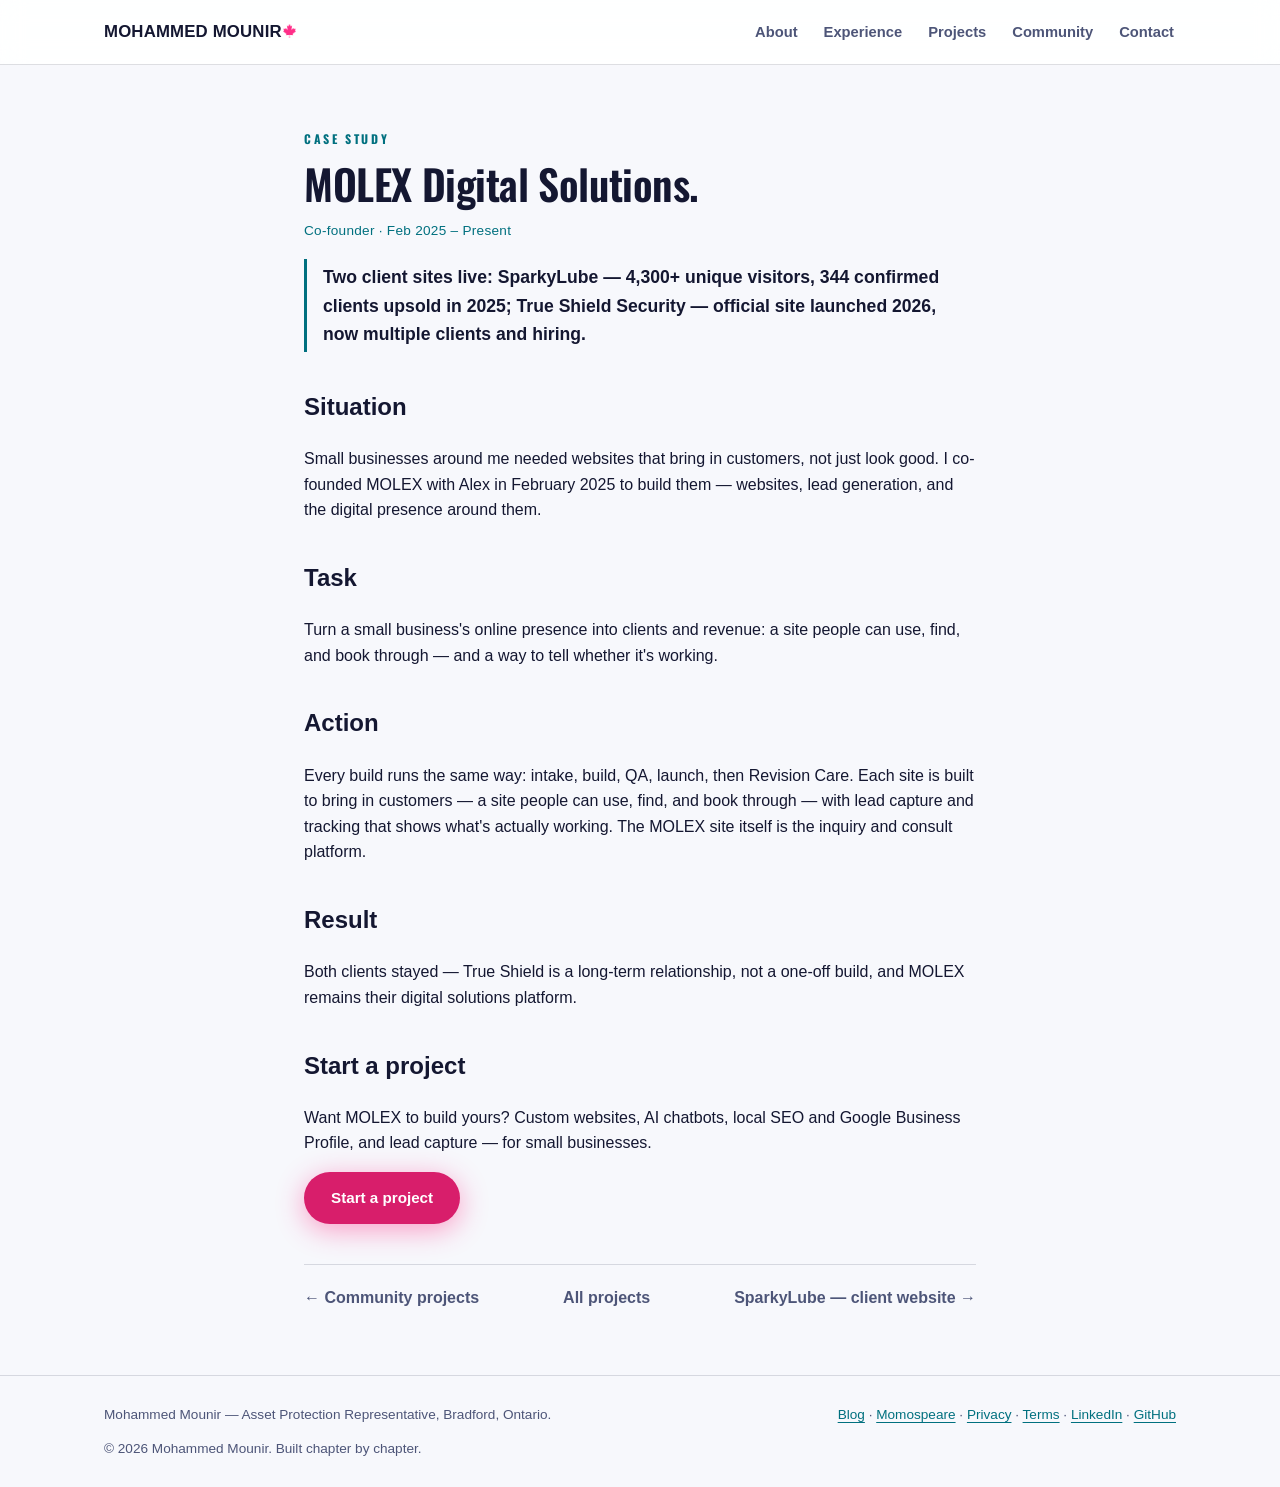
<file: projects/molex.html>
<!DOCTYPE html>
<html lang="en">
<head>
<!-- Google Tag Manager -->
<script>(function(w,d,s,l,i){w[l]=w[l]||[];w[l].push({'gtm.start':
new Date().getTime(),event:'gtm.js'});var f=d.getElementsByTagName(s)[0],
j=d.createElement(s),dl=l!='dataLayer'?'&l='+l:'';j.async=true;j.src=
'https://www.googletagmanager.com/gtm.js?id='+i+dl;f.parentNode.insertBefore(j,f);
})(window,document,'script','dataLayer','GTM-M9WRWPDF');</script>
<!-- End Google Tag Manager -->
  <meta charset="UTF-8">
  <meta name="viewport" content="width=device-width, initial-scale=1.0">
    <meta name="theme-color" content="#0d0f1c">
<title>MOLEX Digital Solutions — Case Study | Mohammed Mounir</title>
  <meta name="description" content="MOLEX builds websites and digital solutions for small businesses. Client sites live: SparkyLube (4,300+ visitors, 344 upsold) and True Shield Security.">
  <meta name="robots" content="index, follow">
  <link rel="canonical" href="https://mohammedmounir.ca/projects/molex.html">
  <meta property="og:type" content="website">
  <meta property="og:title" content="MOLEX Digital Solutions — Case Study | Mohammed Mounir">
  <meta property="og:description" content="Websites and digital solutions for small businesses — built to bring in clients. SparkyLube: 4,300+ visitors, 344 upsold. True Shield: launched 2026, now hiring.">
  <meta property="og:locale" content="en_CA">
  <meta property="og:url" content="https://mohammedmounir.ca/projects/molex.html">
  <meta property="og:image" content="https://mohammedmounir.ca/assets/og-image.jpg">
  <meta property="og:image:alt" content="Mohammed Mounir — Security experience. Technology in progress.">
  <meta property="og:image:width" content="1200">
  <meta property="og:image:height" content="630">
  <!-- Twitter / X -->
  <meta name="twitter:card" content="summary_large_image">
  <meta name="twitter:image" content="https://mohammedmounir.ca/assets/og-image.jpg">
  <meta name="twitter:image:alt" content="Mohammed Mounir — Security experience. Technology in progress.">
  <meta name="twitter:title" content="MOLEX Digital Solutions — Case Study | Mohammed Mounir">
  <meta name="twitter:description" content="Websites and digital solutions for small businesses — built to bring in clients. SparkyLube: 4,300+ visitors, 344 upsold. True Shield: launched 2026, now hiring.">
  <link rel="icon" type="image/svg+xml" href="../assets/favicon.svg">
  <!-- Time-based theme (Toronto time): runs before the stylesheet
       so the first paint is already the right theme. -->
  <script src="../js/theme.js"></script>
  <!-- Display type: Oswald (editorial reskin, slice 1). Variable 500-700. -->
  <link rel="preconnect" href="https://fonts.googleapis.com">
  <link rel="preconnect" href="https://fonts.gstatic.com" crossorigin>
  <link href="https://fonts.googleapis.com/css2?family=Oswald:wght@500..700&display=swap" rel="stylesheet">
  <link rel="stylesheet" href="../css/style.css?v=b13ee23">
  <script type="application/ld+json">
  {
    "@context": "https://schema.org",
    "@type": "WebPage",
    "name": "MOLEX Digital Solutions — Case Study | Mohammed Mounir",
    "url": "https://mohammedmounir.ca/projects/molex.html",
    "isPartOf": { "@type": "WebSite", "name": "Mohammed Mounir", "url": "https://mohammedmounir.ca/" },
    "about": { "@type": "Person", "name": "Mohammed Mounir", "url": "https://mohammedmounir.ca/" }
  }
  </script>
</head>
<body>
<!-- Google Tag Manager (noscript) -->
<noscript><iframe src="https://www.googletagmanager.com/ns.html?id=GTM-M9WRWPDF"
height="0" width="0" style="display:none;visibility:hidden"></iframe></noscript>
<!-- End Google Tag Manager (noscript) -->

  <a class="skip-link" href="#main">Skip to content</a>

  <nav class="nav" aria-label="Primary">
    <div class="wrap nav-inner">
      <a class="brand" href="../" data-track="nav|Home|header">MOHAMMED MOUNIR<img class="maple-leaf" src="../assets/maple-leaf.png" width="14" height="15" alt="" aria-hidden="true"></a>
      <ul class="nav-links">
        <li><a href="../#about" data-track="nav|About|header">About</a></li>
        <li><a href="../#journey-app" data-track="nav|Experience|header">Experience</a></li>
        <li><a href="../#projects" aria-current="page" data-track="nav|Projects|header">Projects</a></li>
        <li><a href="community.html" data-track="nav|Community|header">Community</a></li>
        <li><a href="../#contact" data-track="nav|Contact|header">Contact</a></li>
      </ul>
    </div>
  </nav>

  <main id="main" tabindex="-1">
    <section aria-labelledby="molex-title">
      <div class="wrap case">
        <p class="section-kicker">Case study</p>
        <h1 class="section-title" id="molex-title">MOLEX Digital Solutions.</h1>
        <p class="role-meta">Co-founder · Feb 2025 – Present</p>
        <p class="result"><strong>Two client sites live: SparkyLube — 4,300+ unique visitors, 344 confirmed clients upsold in 2025; True Shield Security — official site launched 2026, now multiple clients and hiring.</strong></p>

        <h2>Situation</h2>
        <p>Small businesses around me needed websites that bring in customers, not just look good. I co-founded MOLEX with Alex in February 2025 to build them — websites, lead generation, and the digital presence around them.</p>

        <h2>Task</h2>
        <p>Turn a small business's online presence into clients and revenue: a site people can use, find, and book through — and a way to tell whether it's working.</p>

        <h2>Action</h2>
        <p>Every build runs the same way: intake, build, QA, launch, then Revision Care. Each site is built to bring in customers — a site people can use, find, and book through — with lead capture and tracking that shows what's actually working. The MOLEX site itself is the inquiry and consult platform.</p>

        <h2>Result</h2>
        <p>Both clients stayed — True Shield is a long-term relationship, not a one-off build, and MOLEX remains their digital solutions platform.</p>

        <h2>Start a project</h2>
        <p>Want MOLEX to build yours? Custom websites, AI chatbots, local SEO and Google Business Profile, and lead capture — for small businesses.</p>
        <div class="cta-row">
          <a class="btn btn-primary" href="mailto:business@mohammedmounir.ca?subject=MOLEX%20project">Start a project</a>
        </div>

        <nav class="pager" aria-label="More projects">
          <a href="community.html" aria-label="Previous project: Community projects" data-track="pager|Previous: Community projects|projects">← Community projects</a>
          <a href="../#projects" data-track="pager|All projects|projects">All projects</a>
          <a href="sparkylube-case-study.html" aria-label="Next project: SparkyLube — client website" data-track="pager|Next: SparkyLube — client website|projects">SparkyLube — client website →</a>
        </nav>
      </div>
    </section>
  </main>

  <footer>
    <div class="wrap">
      <span>Mohammed Mounir — Asset Protection Representative, Bradford, Ontario.</span>
      <span><a href="../blog.html" data-track="footer|Blog|footer">Blog</a> · <a href="../momospeare.html" data-track="footer|Momospeare|footer">Momospeare</a> · <a href="../privacy.html" data-track="footer|Privacy|footer">Privacy</a> · <a href="../terms.html" data-track="footer|Terms|footer">Terms</a> · <a href="https://www.linkedin.com/in/mohammed-mounir-10587621b/" target="_blank" rel="noopener noreferrer" data-track="footer|LinkedIn|footer">LinkedIn<span class="visually-hidden"> (opens in new tab)</span></a> · <a href="https://github.com/Momospeare/Mohammed-mounir" target="_blank" rel="noopener noreferrer" data-track="footer|GitHub|footer">GitHub<span class="visually-hidden"> (opens in new tab)</span></a></span>
      <span>© <span id="year">2026</span> Mohammed Mounir. Built chapter by chapter.</span>
    </div>
  </footer>
  <script>document.getElementById('year').textContent = new Date().getFullYear();</script>
</body>
</html>
</file>
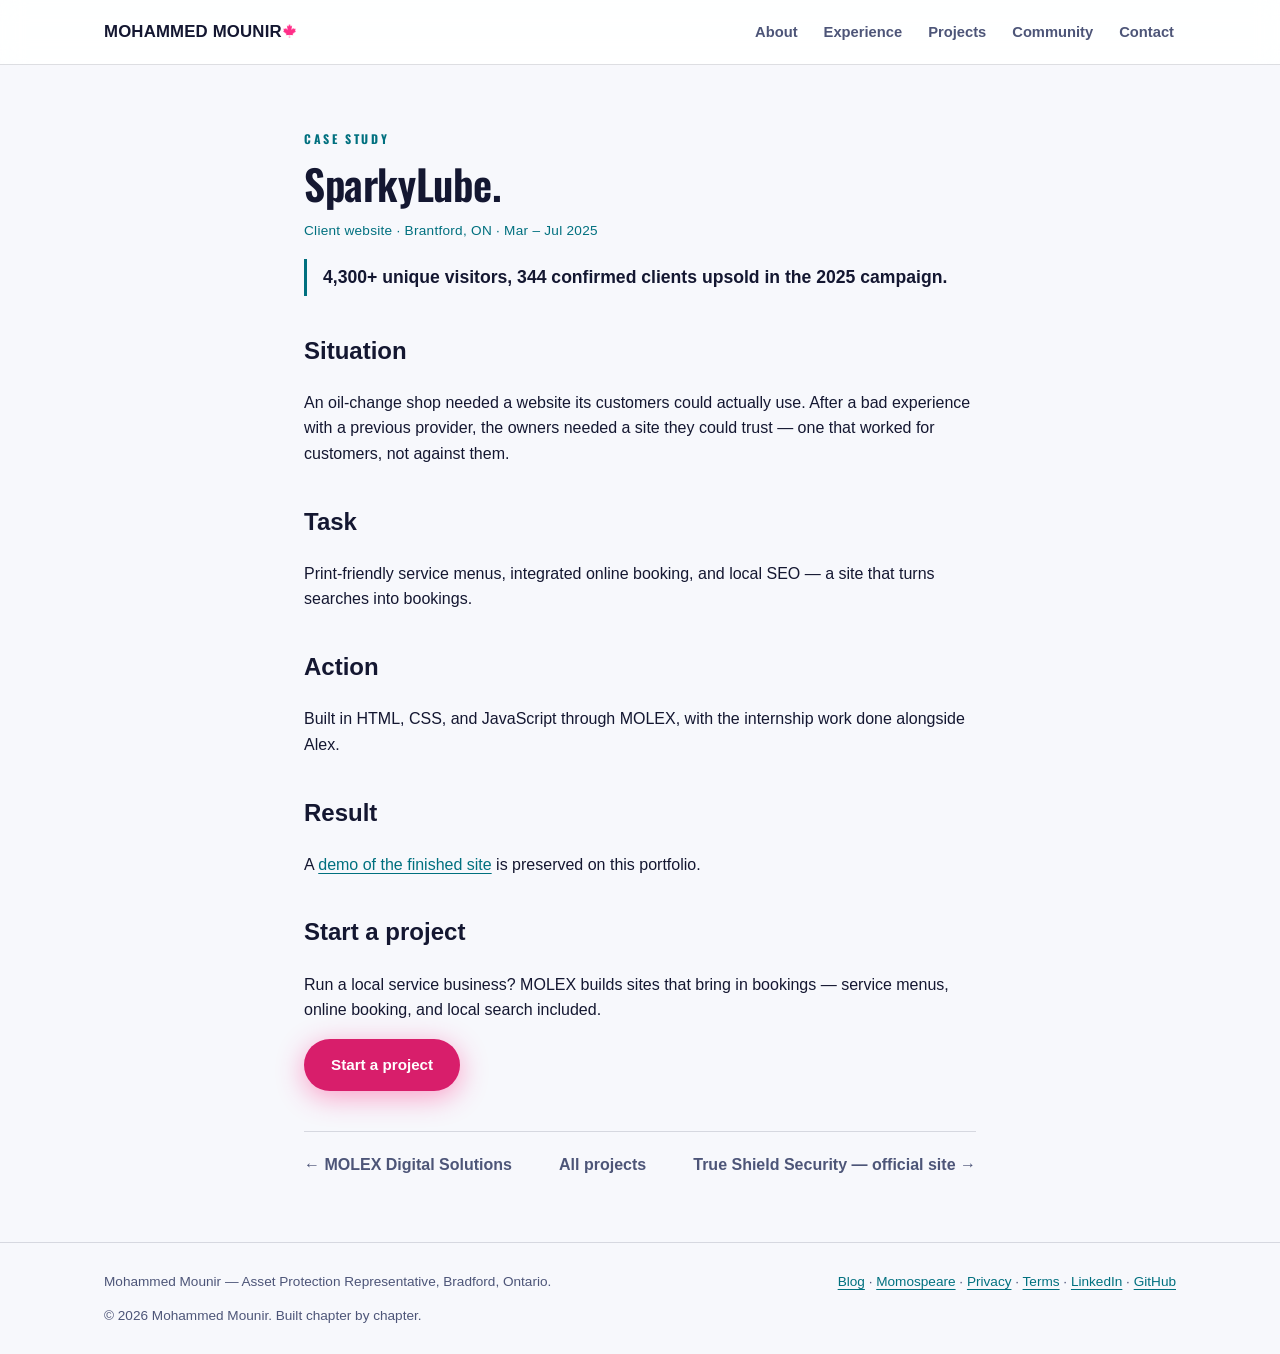
<file: projects/sparkylube-case-study.html>
<!DOCTYPE html>
<html lang="en">
<head>
<!-- Google Tag Manager -->
<script>(function(w,d,s,l,i){w[l]=w[l]||[];w[l].push({'gtm.start':
new Date().getTime(),event:'gtm.js'});var f=d.getElementsByTagName(s)[0],
j=d.createElement(s),dl=l!='dataLayer'?'&l='+l:'';j.async=true;j.src=
'https://www.googletagmanager.com/gtm.js?id='+i+dl;f.parentNode.insertBefore(j,f);
})(window,document,'script','dataLayer','GTM-M9WRWPDF');</script>
<!-- End Google Tag Manager -->
  <meta charset="UTF-8">
  <meta name="viewport" content="width=device-width, initial-scale=1.0">
    <meta name="theme-color" content="#0d0f1c">
<title>SparkyLube — Case Study | Mohammed Mounir</title>
  <meta name="description" content="How MOLEX built SparkyLube's website — the process and the results: 4,300+ unique visitors and 344 confirmed clients upsold in the 2025 campaign.">
  <meta name="robots" content="index, follow">
  <link rel="canonical" href="https://mohammedmounir.ca/projects/sparkylube-case-study.html">
  <meta property="og:type" content="website">
  <meta property="og:title" content="SparkyLube — Case Study | Mohammed Mounir">
  <meta property="og:description" content="A website an oil-change shop's customers could actually use. 4,300+ visitors, 344 clients upsold in 2025.">
  <meta property="og:locale" content="en_CA">
  <meta property="og:url" content="https://mohammedmounir.ca/projects/sparkylube-case-study.html">
  <meta property="og:image" content="https://mohammedmounir.ca/assets/og-image.jpg">
  <meta property="og:image:alt" content="Mohammed Mounir — Security experience. Technology in progress.">
  <meta property="og:image:width" content="1200">
  <meta property="og:image:height" content="630">
  <!-- Twitter / X -->
  <meta name="twitter:card" content="summary_large_image">
  <meta name="twitter:image" content="https://mohammedmounir.ca/assets/og-image.jpg">
  <meta name="twitter:image:alt" content="Mohammed Mounir — Security experience. Technology in progress.">
  <meta name="twitter:title" content="SparkyLube — Case Study | Mohammed Mounir">
  <meta name="twitter:description" content="A website an oil-change shop's customers could actually use. 4,300+ visitors, 344 clients upsold in 2025.">
  <link rel="icon" type="image/svg+xml" href="../assets/favicon.svg">
  <!-- Time-based theme (Toronto time): runs before the stylesheet
       so the first paint is already the right theme. -->
  <script src="../js/theme.js"></script>
  <!-- Display type: Oswald (editorial reskin, slice 1). Variable 500-700. -->
  <link rel="preconnect" href="https://fonts.googleapis.com">
  <link rel="preconnect" href="https://fonts.gstatic.com" crossorigin>
  <link href="https://fonts.googleapis.com/css2?family=Oswald:wght@500..700&display=swap" rel="stylesheet">
  <link rel="stylesheet" href="../css/style.css?v=b13ee23">
  <script type="application/ld+json">
  {
    "@context": "https://schema.org",
    "@type": "WebPage",
    "name": "SparkyLube — Case Study | Mohammed Mounir",
    "url": "https://mohammedmounir.ca/projects/sparkylube-case-study.html",
    "isPartOf": { "@type": "WebSite", "name": "Mohammed Mounir", "url": "https://mohammedmounir.ca/" },
    "about": { "@type": "Person", "name": "Mohammed Mounir", "url": "https://mohammedmounir.ca/" }
  }
  </script>
</head>
<body>
<!-- Google Tag Manager (noscript) -->
<noscript><iframe src="https://www.googletagmanager.com/ns.html?id=GTM-M9WRWPDF"
height="0" width="0" style="display:none;visibility:hidden"></iframe></noscript>
<!-- End Google Tag Manager (noscript) -->

  <a class="skip-link" href="#main">Skip to content</a>

  <nav class="nav" aria-label="Primary">
    <div class="wrap nav-inner">
      <a class="brand" href="../" data-track="nav|Home|header">MOHAMMED MOUNIR<img class="maple-leaf" src="../assets/maple-leaf.png" width="14" height="15" alt="" aria-hidden="true"></a>
      <ul class="nav-links">
        <li><a href="../#about" data-track="nav|About|header">About</a></li>
        <li><a href="../#journey-app" data-track="nav|Experience|header">Experience</a></li>
        <li><a href="../#projects" aria-current="page" data-track="nav|Projects|header">Projects</a></li>
        <li><a href="community.html" data-track="nav|Community|header">Community</a></li>
        <li><a href="../#contact" data-track="nav|Contact|header">Contact</a></li>
      </ul>
    </div>
  </nav>

  <main id="main" tabindex="-1">
    <section aria-labelledby="sparkylube-title">
      <div class="wrap case">
        <p class="section-kicker">Case study</p>
        <h1 class="section-title" id="sparkylube-title">SparkyLube.</h1>
        <p class="role-meta">Client website · Brantford, ON · Mar – Jul 2025</p>
        <p class="result"><strong>4,300+ unique visitors, 344 confirmed clients upsold in the 2025 campaign.</strong></p>

        <h2>Situation</h2>
        <p>An oil-change shop needed a website its customers could actually use. After a bad experience with a previous provider, the owners needed a site they could trust — one that worked for customers, not against them.</p>

        <h2>Task</h2>
        <p>Print-friendly service menus, integrated online booking, and local SEO — a site that turns searches into bookings.</p>

        <h2>Action</h2>
        <p>Built in HTML, CSS, and JavaScript through MOLEX, with the internship work done alongside Alex.</p>

        <h2>Result</h2>
        <p>A <a href="../sparkylube.html">demo of the finished site</a> is preserved on this portfolio.</p>

        <h2>Start a project</h2>
        <p>Run a local service business? MOLEX builds sites that bring in bookings — service menus, online booking, and local search included.</p>
        <div class="cta-row">
          <a class="btn btn-primary" href="mailto:business@mohammedmounir.ca?subject=MOLEX%20project">Start a project</a>
        </div>

        <nav class="pager" aria-label="More projects">
          <a href="molex.html" aria-label="Previous project: MOLEX Digital Solutions" data-track="pager|Previous: MOLEX Digital Solutions|projects">← MOLEX Digital Solutions</a>
          <a href="../#projects" data-track="pager|All projects|projects">All projects</a>
          <a href="true-shield.html" aria-label="Next project: True Shield Security — official site" data-track="pager|Next: True Shield Security — official site|projects">True Shield Security — official site →</a>
        </nav>
      </div>
    </section>
  </main>

  <footer>
    <div class="wrap">
      <span>Mohammed Mounir — Asset Protection Representative, Bradford, Ontario.</span>
      <span><a href="../blog.html" data-track="footer|Blog|footer">Blog</a> · <a href="../momospeare.html" data-track="footer|Momospeare|footer">Momospeare</a> · <a href="../privacy.html" data-track="footer|Privacy|footer">Privacy</a> · <a href="../terms.html" data-track="footer|Terms|footer">Terms</a> · <a href="https://www.linkedin.com/in/mohammed-mounir-10587621b/" target="_blank" rel="noopener noreferrer" data-track="footer|LinkedIn|footer">LinkedIn<span class="visually-hidden"> (opens in new tab)</span></a> · <a href="https://github.com/Momospeare/Mohammed-mounir" target="_blank" rel="noopener noreferrer" data-track="footer|GitHub|footer">GitHub<span class="visually-hidden"> (opens in new tab)</span></a></span>
      <span>© <span id="year">2026</span> Mohammed Mounir. Built chapter by chapter.</span>
    </div>
  </footer>
  <script>document.getElementById('year').textContent = new Date().getFullYear();</script>
</body>
</html>
</file>
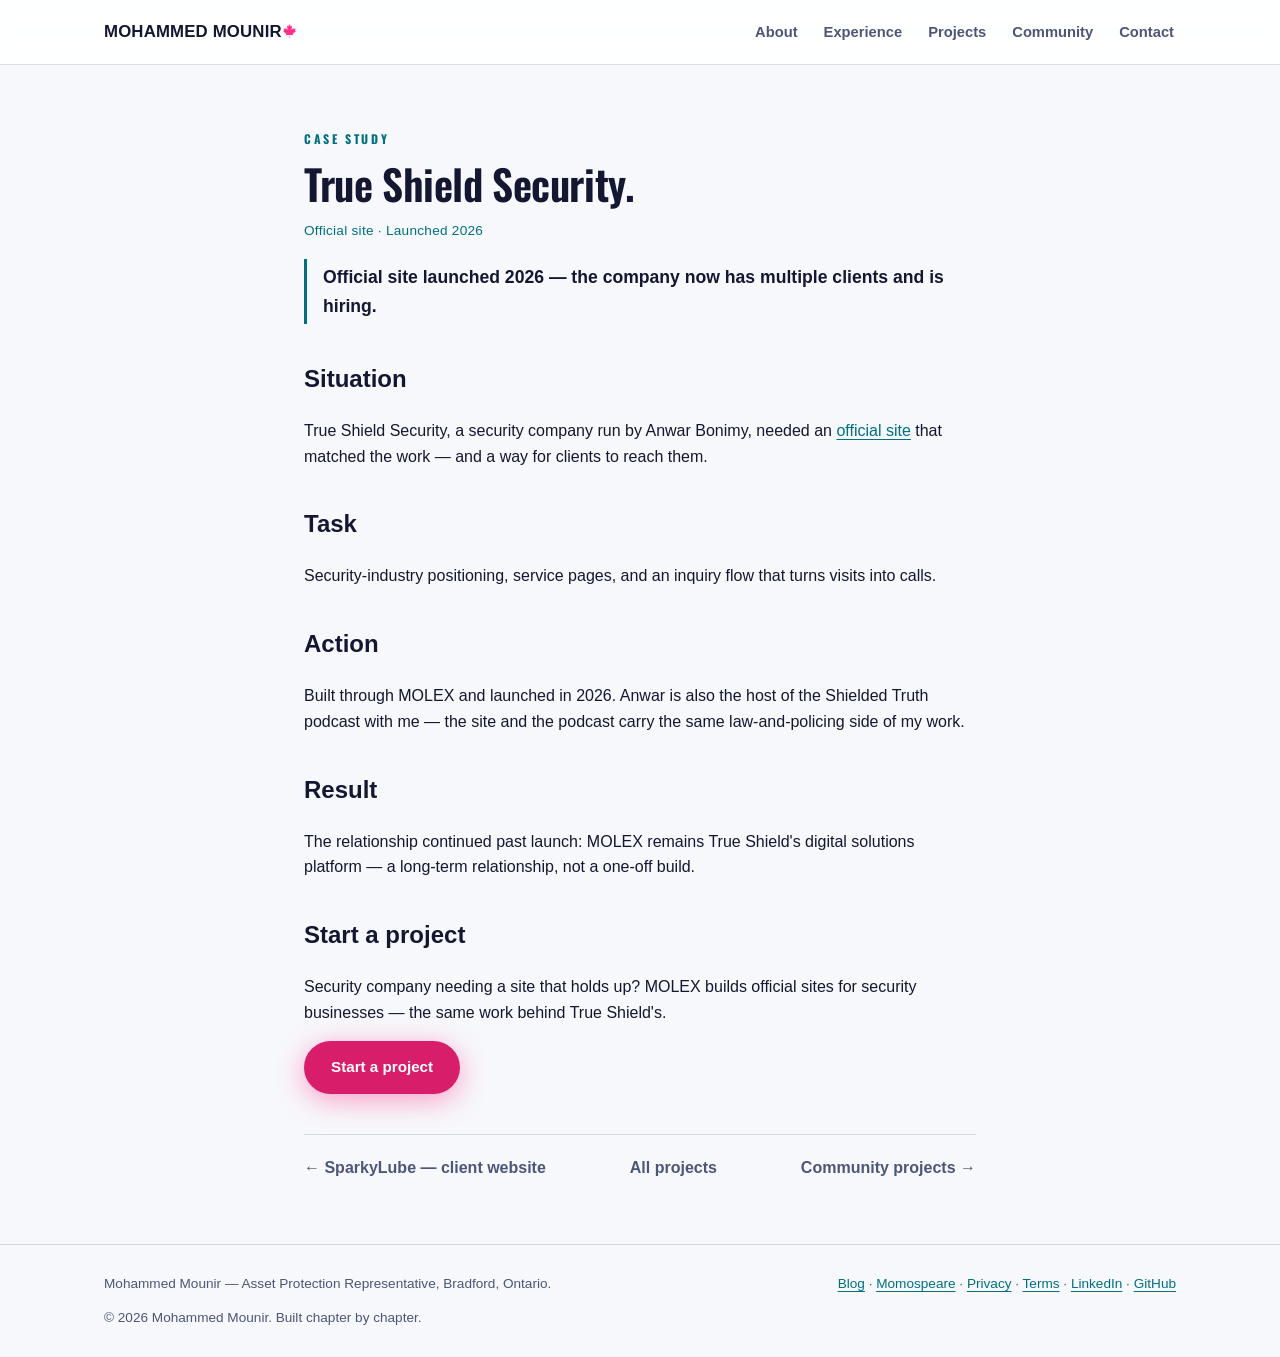
<file: projects/true-shield.html>
<!DOCTYPE html>
<html lang="en">
<head>
<!-- Google Tag Manager -->
<script>(function(w,d,s,l,i){w[l]=w[l]||[];w[l].push({'gtm.start':
new Date().getTime(),event:'gtm.js'});var f=d.getElementsByTagName(s)[0],
j=d.createElement(s),dl=l!='dataLayer'?'&l='+l:'';j.async=true;j.src=
'https://www.googletagmanager.com/gtm.js?id='+i+dl;f.parentNode.insertBefore(j,f);
})(window,document,'script','dataLayer','GTM-M9WRWPDF');</script>
<!-- End Google Tag Manager -->
  <meta charset="UTF-8">
  <meta name="viewport" content="width=device-width, initial-scale=1.0">
    <meta name="theme-color" content="#0d0f1c">
<title>True Shield Security — Case Study | Mohammed Mounir</title>
  <meta name="description" content="True Shield Security's official site, built by MOLEX. Launched 2026 — the company now has multiple clients and is hiring.">
  <meta name="robots" content="index, follow">
  <link rel="canonical" href="https://mohammedmounir.ca/projects/true-shield.html">
  <meta property="og:type" content="website">
  <meta property="og:title" content="True Shield Security — Case Study | Mohammed Mounir">
  <meta property="og:description" content="An official site for a security company that matched the work. Launched 2026 — now multiple clients and hiring.">
  <meta property="og:locale" content="en_CA">
  <meta property="og:url" content="https://mohammedmounir.ca/projects/true-shield.html">
  <meta property="og:image" content="https://mohammedmounir.ca/assets/og-image.jpg">
  <meta property="og:image:alt" content="Mohammed Mounir — Security experience. Technology in progress.">
  <meta property="og:image:width" content="1200">
  <meta property="og:image:height" content="630">
  <!-- Twitter / X -->
  <meta name="twitter:card" content="summary_large_image">
  <meta name="twitter:image" content="https://mohammedmounir.ca/assets/og-image.jpg">
  <meta name="twitter:image:alt" content="Mohammed Mounir — Security experience. Technology in progress.">
  <meta name="twitter:title" content="True Shield Security — Case Study | Mohammed Mounir">
  <meta name="twitter:description" content="An official site for a security company that matched the work. Launched 2026 — now multiple clients and hiring.">
  <link rel="icon" type="image/svg+xml" href="../assets/favicon.svg">
  <!-- Time-based theme (Toronto time): runs before the stylesheet
       so the first paint is already the right theme. -->
  <script src="../js/theme.js"></script>
  <!-- Display type: Oswald (editorial reskin, slice 1). Variable 500-700. -->
  <link rel="preconnect" href="https://fonts.googleapis.com">
  <link rel="preconnect" href="https://fonts.gstatic.com" crossorigin>
  <link href="https://fonts.googleapis.com/css2?family=Oswald:wght@500..700&display=swap" rel="stylesheet">
  <link rel="stylesheet" href="../css/style.css?v=b13ee23">
  <script type="application/ld+json">
  {
    "@context": "https://schema.org",
    "@type": "WebPage",
    "name": "True Shield Security — Case Study | Mohammed Mounir",
    "url": "https://mohammedmounir.ca/projects/true-shield.html",
    "isPartOf": { "@type": "WebSite", "name": "Mohammed Mounir", "url": "https://mohammedmounir.ca/" },
    "about": { "@type": "Person", "name": "Mohammed Mounir", "url": "https://mohammedmounir.ca/" }
  }
  </script>
</head>
<body>
<!-- Google Tag Manager (noscript) -->
<noscript><iframe src="https://www.googletagmanager.com/ns.html?id=GTM-M9WRWPDF"
height="0" width="0" style="display:none;visibility:hidden"></iframe></noscript>
<!-- End Google Tag Manager (noscript) -->

  <a class="skip-link" href="#main">Skip to content</a>

  <nav class="nav" aria-label="Primary">
    <div class="wrap nav-inner">
      <a class="brand" href="../" data-track="nav|Home|header">MOHAMMED MOUNIR<img class="maple-leaf" src="../assets/maple-leaf.png" width="14" height="15" alt="" aria-hidden="true"></a>
      <ul class="nav-links">
        <li><a href="../#about" data-track="nav|About|header">About</a></li>
        <li><a href="../#journey-app" data-track="nav|Experience|header">Experience</a></li>
        <li><a href="../#projects" aria-current="page" data-track="nav|Projects|header">Projects</a></li>
        <li><a href="community.html" data-track="nav|Community|header">Community</a></li>
        <li><a href="../#contact" data-track="nav|Contact|header">Contact</a></li>
      </ul>
    </div>
  </nav>

  <main id="main" tabindex="-1">
    <section aria-labelledby="trueshield-title">
      <div class="wrap case">
        <p class="section-kicker">Case study</p>
        <h1 class="section-title" id="trueshield-title">True Shield Security.</h1>
        <p class="role-meta">Official site · Launched 2026</p>
        <p class="result"><strong>Official site launched 2026 — the company now has multiple clients and is hiring.</strong></p>

        <h2>Situation</h2>
        <p>True Shield Security, a security company run by Anwar Bonimy, needed an <a href="https://trueshieldsecurity.ca" target="_blank" rel="noopener noreferrer">official site<span class="visually-hidden"> (opens in new tab)</span></a> that matched the work — and a way for clients to reach them.</p>

        <h2>Task</h2>
        <p>Security-industry positioning, service pages, and an inquiry flow that turns visits into calls.</p>

        <h2>Action</h2>
        <p>Built through MOLEX and launched in 2026. Anwar is also the host of the Shielded Truth podcast with me — the site and the podcast carry the same law-and-policing side of my work.</p>

        <h2>Result</h2>
        <p>The relationship continued past launch: MOLEX remains True Shield's digital solutions platform — a long-term relationship, not a one-off build.</p>

        <h2>Start a project</h2>
        <p>Security company needing a site that holds up? MOLEX builds official sites for security businesses — the same work behind True Shield's.</p>
        <div class="cta-row">
          <a class="btn btn-primary" href="mailto:business@mohammedmounir.ca?subject=MOLEX%20project">Start a project</a>
        </div>

        <nav class="pager" aria-label="More projects">
          <a href="sparkylube-case-study.html" aria-label="Previous project: SparkyLube — client website" data-track="pager|Previous: SparkyLube — client website|projects">← SparkyLube — client website</a>
          <a href="../#projects" data-track="pager|All projects|projects">All projects</a>
          <a href="community.html" aria-label="Next project: Community projects" data-track="pager|Next: Community projects|projects">Community projects →</a>
        </nav>
      </div>
    </section>
  </main>

  <footer>
    <div class="wrap">
      <span>Mohammed Mounir — Asset Protection Representative, Bradford, Ontario.</span>
      <span><a href="../blog.html" data-track="footer|Blog|footer">Blog</a> · <a href="../momospeare.html" data-track="footer|Momospeare|footer">Momospeare</a> · <a href="../privacy.html" data-track="footer|Privacy|footer">Privacy</a> · <a href="../terms.html" data-track="footer|Terms|footer">Terms</a> · <a href="https://www.linkedin.com/in/mohammed-mounir-10587621b/" target="_blank" rel="noopener noreferrer" data-track="footer|LinkedIn|footer">LinkedIn<span class="visually-hidden"> (opens in new tab)</span></a> · <a href="https://github.com/Momospeare/Mohammed-mounir" target="_blank" rel="noopener noreferrer" data-track="footer|GitHub|footer">GitHub<span class="visually-hidden"> (opens in new tab)</span></a></span>
      <span>© <span id="year">2026</span> Mohammed Mounir. Built chapter by chapter.</span>
    </div>
  </footer>
  <script>document.getElementById('year').textContent = new Date().getFullYear();</script>
</body>
</html>
</file>
<file: css/style.css>
/* ============================================================
   Mohammed Mounir — Portfolio v1
   Theme: GTA 6-inspired (Vice City neon) with readability first.
   Calm dark base, neon pink/cyan accents, sun-fade hero gradient.
   No framework. Vanilla CSS.
   ============================================================ */

:root {
  /* Base — calm and high-contrast for readability */
  --bg: #0d0f1c;
  --bg-2: #141731;
  --bg-3: #1b1f3d;
  --ink: #f4f6ff;
  --ink-soft: #d6dbf5; /* secondary body text (timeline card text, path labels) */
  --muted: #a9b0d6;
  --line: rgba(255, 255, 255, 0.09);

  /* Theme-swappable surfaces (dark values = current site) */
  --nav-bg: rgba(13, 15, 28, 0.82);
  --map-bg: #0a0c16;
  --map-attrib-bg: rgba(10, 12, 22, 0.85);
  --card-media-base: rgba(255, 255, 255, 0.03);
  --card-media-line: rgba(255, 255, 255, 0.14);
  --chip-line: rgba(255, 255, 255, 0.2);

  /* Neon accents (Vice City) */
  --pink: #ff2e88;
  /* Darker pink reserved for white button text (4.86:1, passes WCAG AA).
     --pink stays the theme accent; buttons use --pink-btn. */
  --pink-btn: #d81e6b;
  --cyan: #2ee6ff;
  --purple: #8b3bff;

  /* Sun-fade gradient (hero) */
  --sun-1: #ffb03a;
  --sun-2: #ff5e62;
  --sun-3: #8b3bff;

  --radius: 18px;
  --max-w: 1120px;
  --font: -apple-system, BlinkMacSystemFont, "Segoe UI", Inter, Roboto,
    "Helvetica Neue", Arial, sans-serif;
  /* Display type (editorial reskin, slice 1): Oswald 500-700. Body keeps --font. */
  --font-display: "Oswald", "Arial Narrow", -apple-system, BlinkMacSystemFont,
    "Segoe UI", Roboto, "Helvetica Neue", Arial, sans-serif;
}

/* ---------- Light theme — Toronto time, 7am–7pm ET (Nov 8 loop, item 12) ----------
   Applied by js/theme.js via <html data-theme="light">. The hero keeps its dark
   sunset banner in both themes (white text on the gradient), so only page
   surfaces and text colours flip here. Accent --cyan/--pink are darkened so
   text set in them still passes WCAG AA on light surfaces (cyan #00707f:
   5.79:1 on white, 4.91:1 on --bg-3; pink #d81e6b: 4.86:1 on white). */
:root[data-theme="light"] {
  --bg: #f7f8fc;
  --bg-2: #ffffff;
  --bg-3: #e9ecf5;
  --ink: #141731;
  --ink-soft: #39415f;
  --muted: #4d5578;
  --line: rgba(20, 23, 49, 0.14);

  --nav-bg: rgba(255, 255, 255, 0.88);
  --map-bg: #e8eef5;
  --map-attrib-bg: rgba(255, 255, 255, 0.88);
  --card-media-base: rgba(20, 23, 49, 0.04);
  --card-media-line: rgba(20, 23, 49, 0.18);
  --chip-line: rgba(20, 23, 49, 0.25);

  --pink: #d81e6b;
  --cyan: #00707f;
}

* { box-sizing: border-box; }

html { scroll-behavior: smooth; }

body {
  margin: 0;
  font-family: var(--font);
  background: var(--bg);
  color: var(--ink);
  line-height: 1.6;
  -webkit-font-smoothing: antialiased;
  /* 390px hardening (Nov 8 loop): no overflow-wrap existed anywhere, so a
     single long token (e.g. a pasted URL as link text) could push a section
     past 390px. Breaks long words only when they would otherwise overflow;
     no visual change to current copy (no long tokens present). */
  overflow-wrap: break-word;
}

/* Defence in depth: no page-level horizontal scroll. `clip` (not
   `hidden`) so `position: sticky` keeps working. */
html, body { overflow-x: clip; }

img { max-width: 100%; display: block; }

a { color: var(--cyan); }

/* Body links are underlined, not color alone (WCAG 1.4.1).
   Nav, brand and buttons keep their own styling. */
main a:not(.btn), footer a, .memo-msg a {
  text-decoration: underline;
  text-underline-offset: 3px;
}

/* ---------- Layout helpers ---------- */
.wrap {
  max-width: var(--max-w);
  margin: 0 auto;
  padding: 0 24px;
}

section { padding: 64px 0; }
/* Anchor jumps clear the 64px sticky nav */
section[id], footer[id], h2[id] { scroll-margin-top: 80px; }
/* Focused cards shouldn't hide under the sticky nav either. */
.info-card, .j-card, .brand { scroll-margin-top: 90px; }

.section-kicker {
  font-family: var(--font-display);
  text-transform: uppercase;
  letter-spacing: 0.22em;
  font-size: 0.75rem;
  font-weight: 700;
  color: var(--cyan);
  margin: 0 0 12px;
}

.section-title {
  font-family: var(--font-display);
  font-weight: 600;
  font-size: clamp(1.7rem, 4vw, 2.6rem);
  line-height: 1.15;
  margin: 0 0 12px;
  letter-spacing: -0.01em;
}

.section-sub {
  color: var(--muted);
  max-width: 640px;
  margin: 0 0 40px;
}

/* ---------- Nav ---------- */
.nav {
  position: sticky;
  top: 0;
  z-index: 50;
  background: var(--nav-bg);
  backdrop-filter: blur(12px);
  -webkit-backdrop-filter: blur(12px);
  border-bottom: 1px solid var(--line);
}

.nav-inner {
  display: flex;
  align-items: center;
  justify-content: space-between;
  height: 64px;
}

.brand {
  font-weight: 800;
  font-size: 1.05rem;
  color: var(--ink);
  text-decoration: none;
  letter-spacing: 0.01em;
}

.brand .maple-leaf { display: inline-block; width: 0.8em; height: 0.87em; margin-left: 0.06em; vertical-align: -0.1em; fill: var(--pink); }
/* Nav brand stays on one line so the leaf sits beside the name, not under it. */
.nav-inner .brand { white-space: nowrap; }
.brand .maple-leaf path { fill: var(--pink); }

.nav-links {
  display: flex;
  gap: 22px;
  list-style: none;
  margin: 0;
  padding: 0;
}

.nav-links a {
  color: var(--muted);
  text-decoration: none;
  font-size: 0.92rem;
  font-weight: 600;
  padding: 6px 2px;
}

.nav-links a:hover { color: var(--ink); }

/* ---------- Accessibility ---------- */
.skip-link {
  position: absolute;
  top: -100px;
  left: 16px;
  z-index: 1000;
  padding: 12px 18px;
  background: var(--cyan);
  color: var(--bg);
  font-weight: 700;
  border-radius: 8px;
}
.skip-link:focus {
  top: 12px;
}
:focus-visible {
  outline: 3px solid var(--cyan);
  outline-offset: 4px;
}
section[id] {
  scroll-margin-top: 90px;
}

/* ---------- Hero ---------- */
.hero {
  position: relative;
  overflow: hidden;
  padding: 96px 0 72px;
  /* Sun-fade: Vice City sunset. Dark overlay baked in for text contrast. */
  background:
    linear-gradient(180deg, rgba(13, 15, 28, 0.55) 0%, rgba(13, 15, 28, 0.88) 100%),
    linear-gradient(120deg, var(--sun-1) 0%, var(--sun-2) 45%, var(--sun-3) 100%);
}

.hero::after {
  /* Neon grid horizon — subtle, pure CSS */
  content: "";
  position: absolute;
  inset: auto 0 0 0;
  height: 80px;
  background:
    repeating-linear-gradient(90deg, rgba(46, 230, 255, 0.14) 0 2px, transparent 2px 56px),
    repeating-linear-gradient(0deg, rgba(255, 46, 136, 0.10) 0 2px, transparent 2px 28px);
  mask-image: linear-gradient(180deg, transparent, #000 70%);
  -webkit-mask-image: linear-gradient(180deg, transparent, #000 70%);
  pointer-events: none;
}

.hero h1 {
  color: #fff;
  font-family: var(--font-display);
  font-weight: 600;
  text-transform: uppercase;
  font-size: clamp(2.1rem, 5.5vw, 4rem);
  line-height: 1.05;
  margin: 0 0 16px;
  letter-spacing: -0.02em;
  text-shadow: 0 2px 24px rgba(0, 0, 0, 0.45);
}

/* Stacked headline lines (Oswald). The portfolio hero is single-column
   copy now — the jumpsuit cutout moved to the Momospeare hero below. */
.hero-line { display: block; }

/* Momospeare hero (creator side): the jumpsuit cutout lives here.
   Two-column grid on desktop, stacks on phones. The transparent
   cutout reads on both the light and dark theme. */
.momo-hero-grid {
  display: grid;
  grid-template-columns: minmax(0, 1.25fr) minmax(0, 0.75fr);
  gap: 48px;
  align-items: end;
}

.momo-hero-figure {
  position: relative;
  z-index: 1;
  margin: 0;
  display: flex;
  justify-content: center;
  align-items: flex-end;
}
/* Height-driven to keep the tall full-body aspect; width follows. */
.momo-hero-figure img {
  height: clamp(420px, 48vw, 600px);
  width: auto;
  max-width: 100%;
}

.hero h1 .neon-pink {
  color: #fff;
  text-shadow: 0 0 18px var(--pink), 0 0 46px rgba(255, 46, 136, 0.65);
}

.hero p.lede {
  font-size: 1.15rem;
  color: #f0eefc;
  max-width: 600px;
  margin: 0 0 32px;
  text-shadow: 0 1px 12px rgba(0, 0, 0, 0.5);
}

.cta-row { display: flex; gap: 14px; flex-wrap: wrap; }

.btn {
  display: inline-block;
  padding: 13px 26px;
  border-radius: 999px;
  font-weight: 700;
  font-size: 0.95rem;
  text-decoration: none;
  border: 1px solid transparent;
  cursor: pointer;
  transition: transform 0.15s ease, box-shadow 0.15s ease;
}

.btn:hover { transform: translateY(-2px); }

.btn-primary {
  background: var(--pink-btn);
  color: #fff;
  box-shadow: 0 6px 28px rgba(255, 46, 136, 0.45);
}

.btn-ghost {
  background: rgba(255, 255, 255, 0.08);
  color: var(--ink);
  border-color: var(--muted);
  backdrop-filter: blur(6px);
}
/* Ghost buttons live on the dark hero — they need light text, not --ink */
.hero .btn-ghost { color: #f0eefc; border-color: rgba(255, 255, 255, 0.45); }

/* ---------- Journey app ---------- */
/* One linked app: map + progression path + flip cards. Cards are static
   HTML (indexable); the flip is pure CSS 3D. Experience lives on the
   card backs now — there is no separate #experience section. */
#journey-app { background: var(--bg-2); border-top: 1px solid var(--line); border-bottom: 1px solid var(--line); }

.j-navigator { margin-bottom: 28px; }

.j-viewport { position: relative; }

.j-track {
  display: flex;
  gap: 22px;
  overflow-x: auto;
  scroll-snap-type: x mandatory;
  padding: 12px 4px 28px;
  /* Fixed card height so the section doesn't jump (CLS) and the 3D
     flip has a stable frame; backs scroll internally when long. */
  min-height: 460px;
  /* Faint connector line behind cards */
  background-image: linear-gradient(90deg, var(--line) 0 0);
  background-size: 100% 2px;
  background-repeat: no-repeat;
  background-position: 0 76px;
}

.j-track::-webkit-scrollbar { height: 10px; }
.j-track::-webkit-scrollbar-thumb {
  background: var(--bg-3);
  border-radius: 8px;
}
.j-track::-webkit-scrollbar-track { background: transparent; }

/* The progression path IS the scroll control: it sits above the cards,
   spans the full width, and dragging along it scrubs the track. */
.j-scrubber {
  margin: 0 0 12px;
  cursor: grab;
  touch-action: pan-y;
  user-select: none;
  -webkit-user-select: none;
}
.j-scrubber.is-dragging { cursor: grabbing; }
.j-scrubber-label {
  color: var(--muted);
  font-size: 0.85rem;
  margin: 0 0 8px;
}

/* Editorial wrapper: the journey is chapter 05 — a pink rule breaks the
   page like a magazine chapter, and the kicker carries the section number
   in the same pink Oswald voice as the doors' 01–04. */
#journey-app { border-top: 3px solid var(--pink); }
/* Editorial chapter rules: every numbered section opens with the same
   pink rule — About 06, brands 07, Projects 08, Recognition 09 on the
   homepage; the Momospeare and gear pages reuse the same voice for
   their own sequences. */
#about, #brands, #projects, #recognition { border-top: 3px solid var(--pink); }
#channel, #streaming, #track-days, #car-meetups, #business-contact { border-top: 3px solid var(--pink); }
section[aria-labelledby="gear-title"],
section[aria-labelledby="save-title"],
section[aria-labelledby="giveaway-title"],
section[aria-labelledby="short-title"] { border-top: 3px solid var(--pink); }
.section-kicker .section-num {
  font-family: var(--font-display);
  font-weight: 600;
  font-size: 0.85rem;
  color: var(--pink);
  letter-spacing: 0.06em;
  margin-right: 10px;
}

/* Proof spread, living inside the journey app — a magazine stats grid, not
   a card strip: ruled cells, large Oswald numbers, no boxes. */
.j-stats {
  display: grid;
  grid-template-columns: repeat(4, 1fr);
  column-gap: 28px;
  row-gap: 32px;
  margin: 0 0 40px;
}
.j-stats-label {
  grid-column: 1 / -1;
  font-family: var(--font-display);
  font-weight: 600;
  font-size: 0.95rem;
  letter-spacing: 0.22em;
  text-transform: uppercase;
  color: var(--pink);
  margin: 0;
  padding-bottom: 12px;
  border-bottom: 1px solid var(--line);
}
.j-stat {
  border-top: 1px solid var(--line);
  padding: 18px 0 0;
}
.j-stat .stat-num {
  font-family: var(--font-display);
  font-weight: 600;
  font-size: clamp(2.2rem, 4.5vw, 3.2rem);
  line-height: 1;
  color: var(--pink);
  margin: 0 0 8px;
}
.j-stat .stat-label { color: var(--muted); font-size: 0.95rem; line-height: 1.45; margin: 0; }

/* Flip scene: perspective on the scene, 3D on the flip wrapper. */
.j-scene {
  flex: 0 0 320px;
  scroll-snap-align: start;
  perspective: 1200px;
}

.j-card {
  position: relative;
  height: 440px;
  cursor: pointer;
  outline: none;
}
.j-card:focus-visible { outline: 2px solid var(--cyan); outline-offset: 3px; border-radius: var(--radius); }

.j-flip {
  position: relative;
  height: 100%;
  transform-style: preserve-3d;
  transition: transform 0.65s cubic-bezier(0.2, 0.7, 0.25, 1.12);
}
.j-card.is-flipped .j-flip { transform: rotateY(180deg); }

.j-face {
  position: absolute;
  inset: 0;
  backface-visibility: hidden;
  -webkit-backface-visibility: hidden;
  border-radius: var(--radius);
  border: 1px solid var(--line);
  padding: 22px;
  display: flex;
  flex-direction: column;
  overflow: hidden;
  background: linear-gradient(160deg, var(--bg-2), var(--bg-3));
}
.j-card:hover .j-face {
  border-color: rgba(46, 230, 255, 0.45);
  box-shadow: 0 18px 50px rgba(0, 0, 0, 0.5), 0 0 0 1px rgba(46, 230, 255, 0.15);
}
.j-card.is-selected .j-face {
  border-color: var(--cyan);
  box-shadow: 0 0 0 1px var(--cyan), 0 18px 50px rgba(0, 0, 0, 0.5);
}

.j-back {
  transform: rotateY(180deg);
  background: linear-gradient(160deg, rgba(255, 46, 136, 0.14), var(--bg-3) 55%);
  overflow-y: auto;
}
.j-back ul { margin: 8px 0 0; padding-left: 18px; }
.j-back li { color: var(--ink-soft); font-size: 0.9rem; margin-bottom: 8px; }
.j-back p { color: var(--muted); font-size: 0.93rem; }
.j-back p a { color: var(--cyan); }

.j-back-kicker {
  display: inline-block;
  font-size: 0.72rem;
  font-weight: 800;
  letter-spacing: 0.18em;
  text-transform: uppercase;
  color: var(--pink);
  margin-bottom: 10px;
}

.j-flip-hint {
  margin-top: auto;
  padding-top: 12px;
  font-size: 0.82rem;
  font-weight: 700;
  color: var(--pink);
}
.j-flip-btn {
  margin-top: auto;
  align-self: flex-start;
  background: none;
  border: 1px solid var(--line);
  color: var(--ink);
  border-radius: 999px;
  padding: 8px 14px;
  font: inherit;
  font-size: 0.85rem;
  font-weight: 700;
  cursor: pointer;
}
.j-flip-btn:hover { border-color: var(--cyan); }

/* Front-face pieces (same vocabulary as the old timeline cards). */
.t-era {
  display: inline-block;
  font-size: 0.72rem;
  font-weight: 800;
  letter-spacing: 0.18em;
  text-transform: uppercase;
  color: var(--cyan);
  margin-bottom: 14px;
}

.card-media {
  height: 120px;
  border-radius: 12px;
  margin-bottom: 16px;
  display: flex;
  align-items: center;
  justify-content: center;
  background:
    radial-gradient(circle at 30% 20%, rgba(255, 46, 136, 0.16), transparent 60%),
    radial-gradient(circle at 75% 80%, rgba(46, 230, 255, 0.16), transparent 60%),
    var(--card-media-base);
  border: 1px dashed var(--card-media-line);
  overflow: hidden;
  transform: translateZ(40px); /* pop toward viewer */
}

.card-media svg { width: 52px; height: 52px; opacity: 0.9; }

.card-media img {
  width: 100%;
  height: 100%;
  object-fit: cover;
}

.j-front h3 {
  margin: 0 0 6px;
  font-size: 1.15rem;
  letter-spacing: -0.01em;
  transform: translateZ(24px);
}

.t-location {
  margin: 0 0 10px;
  font-size: 0.85rem;
  color: var(--muted);
}

.j-front p.t-text {
  margin: 0;
  font-size: 0.93rem;
  color: var(--ink-soft);
}

/* ---------- Journey map ---------- */
.map-grid {
  display: grid;
  grid-template-columns: 1fr;
  gap: 28px;
  align-items: stretch;
}
/* Two-column doors/highlights ONLY in the 721–900px band. The ≤720px
   single-column rules live in the earlier nav block — and because this
   block came later in the file, its 2-column rules won at equal
   specificity on phones too, so the doors rendered 2 cramped columns
   (~161px each at 390px) that spilled right instead of stacking. The
   band keeps the two from ever overlapping, so order stops mattering. */
@media (min-width: 721px) and (max-width: 900px) {
  /* Doors stay a single-column TOC list here too (slice 2). */
  #paths .info-grid { grid-template-columns: 1fr; }
  #recognition .info-grid { grid-template-columns: repeat(2, 1fr); }
}

.map-card {
  background: var(--bg);
  border: 1px solid var(--line);
  border-radius: var(--radius);
  padding: 20px;
}

.map-card h3 { margin: 0 0 6px; font-size: 1.05rem; }
.map-card p { margin: 0 0 14px; color: var(--muted); font-size: 0.9rem; }

#journey-map {
  height: 380px;
  border-radius: 12px;
  overflow: hidden;
  background: var(--map-bg);
}

/* Leaflet dark-theme tweaks */
.leaflet-container { font-family: var(--font); }
.leaflet-popup-content-wrapper {
  background: var(--bg-3);
  color: var(--ink);
  border-radius: 12px;
}
.leaflet-popup-tip { background: var(--bg-3); }
.leaflet-popup-content { font-size: 0.85rem; line-height: 1.5; }
.leaflet-control-attribution { font-size: 0.65rem; }
.leaflet-control-attribution a { color: var(--muted); }

/* Progression path (SVG) — lives in the scrubber above the cards. */
#progress-path { width: 100%; height: auto; display: block; }

/* Numbered map pins (number baked into the marker, no tooltip clutter) */
.stop-marker { background: none; border: none; }
.stop-marker span {
  display: flex; align-items: center; justify-content: center;
  width: 30px; height: 30px; border-radius: 50%;
  background: linear-gradient(140deg, var(--pink), var(--cyan));
  color: #0a0c16; font-weight: 700; font-size: 14px;
  border: 2px solid #0a0c16;
  box-shadow: 0 0 0 2px rgba(46, 230, 255, 0.35);
}

.stop-marker.is-active span {
  box-shadow: 0 0 0 3px rgba(255, 46, 136, 0.65), 0 0 0 6px rgba(46, 230, 255, 0.35);
}

/* Cluster badge: same theme treatment, shows the stop count */
.marker-cluster { background: none; border: none; }
.marker-cluster span {
  display: flex; align-items: center; justify-content: center;
  width: 36px; height: 36px; border-radius: 50%;
  background: linear-gradient(140deg, var(--pink), var(--cyan));
  color: #0a0c16; font-weight: 700; font-size: 15px;
  border: 2px solid #0a0c16;
  box-shadow: 0 0 0 2px rgba(255, 46, 136, 0.4);
}

/* Attribution readable on dark tiles */
.leaflet-control-attribution {
  background: var(--map-attrib-bg) !important;
  color: var(--muted);
  padding: 2px 6px;
}

.pp-node { cursor: pointer; }
.pp-node circle {
  fill: var(--bg-3);
  stroke: var(--cyan);
  stroke-width: 2;
  transition: fill 0.15s ease;
}
.pp-node:hover circle, .pp-node:focus circle { fill: var(--cyan); }
.pp-node.is-active circle { fill: var(--pink); stroke: var(--pink); }
.pp-node.is-active text { fill: var(--ink); font-weight: 700; }
.pp-node text {
  fill: var(--ink-soft);
  font-size: 20px;
  font-weight: 600;
  text-anchor: middle;
}
.pp-node.is-placeholder circle { stroke: var(--pink); stroke-dasharray: 4 3; }
.pp-track { stroke: var(--line); stroke-width: 3; fill: none; }
.pp-progress { stroke: url(#ppGradient); stroke-width: 3; fill: none; }

/* ---------- Generic content sections ---------- */
.info-grid {
  display: grid;
  grid-template-columns: repeat(auto-fit, minmax(260px, 1fr));
  gap: 20px;
}

/* Highlights: 5 cards read better 3+2 than 4+1 */
#recognition .info-grid { grid-template-columns: repeat(3, 1fr); }
/* Smaller lifesaver thumbs in Highlights so the CSLA card doesn't tower over the text-only cards */
#recognition .photo-thumb { width: 120px; }
#recognition .photo-thumb img { width: 120px; }

.info-card {
  background: var(--bg-2);
  border: 1px solid var(--line);
  border-radius: var(--radius);
  padding: 24px;
}

.info-card h3 { margin: 0 0 8px; font-size: 1.1rem; }
.role-meta { font-size: 0.85rem; color: var(--cyan); margin: 0 0 4px; letter-spacing: 0.02em; }
.info-card p, .info-card li { color: var(--muted); font-size: 0.93rem; }
.info-card ul { margin: 8px 0 0; padding-left: 18px; }

/* ---------- Choose your path (four doors) ---------- */
/* Card links are not body links: no underline (beats the line-95 rule,
   which outranks a bare .door-card on specificity). */
main a.door-card {
  display: block;
  text-decoration: none;
  transition: border-color 0.15s ease, transform 0.15s ease;
}
.door-card:hover {
  border-color: var(--cyan);
  transform: translateY(-2px);
}
.door-card h3 { color: var(--ink); }
.door-card .door-proof {
  margin-top: 12px;
  color: var(--cyan);
  font-weight: 600;
}
/* Doors as a table of contents (slice 2): numbered rows with rules,
   not cards. One column at every width. */
#paths .info-grid { grid-template-columns: 1fr; gap: 0; }
#paths .door-card {
  display: flex;
  gap: 20px;
  align-items: baseline;
  background: transparent;
  border: none;
  border-bottom: 1px solid var(--line);
  border-radius: 0;
  padding: 22px 4px;
}
#paths .door-card:first-child { border-top: 1px solid var(--line); }
#paths .door-card:hover { transform: none; border-bottom-color: var(--cyan); }
.door-num {
  font-family: var(--font-display);
  font-weight: 600;
  font-size: 1.05rem;
  color: var(--pink);
  letter-spacing: 0.06em;
  flex: 0 0 auto;
}
.door-body { min-width: 0; }
.door-body h3 {
  font-family: var(--font-display);
  font-weight: 600;
  text-transform: uppercase;
  letter-spacing: 0.02em;
  font-size: clamp(1.15rem, 2.6vw, 1.5rem);
}
.door-card .door-proof { margin-top: 8px; }
@media (prefers-reduced-motion: reduce) {
  .door-card { transition: none; }
  .door-card:hover { transform: none; }
}

/* ---------- Contact ---------- */
#recognition { padding-bottom: 56px; }
#contact { text-align: left; padding-top: 40px; }

.contact-card {
  background: linear-gradient(140deg, rgba(255, 46, 136, 0.12), rgba(46, 230, 255, 0.10)), var(--bg-2);
  border: 1px solid var(--line);
  border-radius: var(--radius);
  padding: 36px;
  max-width: 100%;
}

/* ---------- Footer ---------- */
footer {
  border-top: 1px solid var(--line);
  padding: 28px 0;
  color: var(--muted);
  font-size: 0.85rem;
}

footer .wrap {
  display: flex;
  justify-content: space-between;
  gap: 12px;
  flex-wrap: wrap;
}


/* ---------- Folds: collapsed sections stay in the DOM (SEO-safe) ----------
   <details> keeps every word indexable while the page reads short.
   The summary is the one-line promise of what's inside. */
.fold { border: 1px solid var(--line); border-radius: var(--radius); background: var(--bg-2); padding: 0 18px; }
.fold > summary {
  cursor: pointer;
  list-style: none;
  padding: 16px 4px;
  font-weight: 700;
  font-size: 1rem;
  display: flex;
  align-items: center;
  gap: 10px;
}
.fold > summary::-webkit-details-marker { display: none; }
.fold > summary::before {
  content: "+";
  display: inline-flex;
  align-items: center;
  justify-content: center;
  width: 26px;
  height: 26px;
  flex: 0 0 26px;
  border: 1px solid var(--line);
  border-radius: 50%;
  color: var(--pink);
  font-size: 1.1rem;
  line-height: 1;
  transition: transform 0.25s ease;
}
.fold[open] > summary::before { content: "\2013"; }
.fold > .brands-grid, .fold > .info-grid, .fold > .photo-row { padding: 4px 0 20px; }
.fold--grid { grid-column: 1 / -1; }
.fold--grid > .info-grid { padding-top: 4px; }

/* ---------- Scroll-triggered reveals ---------- */
.reveal {
  opacity: 0;
  transform: translateY(18px);
  transition:
    opacity 0.65s ease,
    transform 0.65s cubic-bezier(0.2, 0.7, 0.2, 1);
}
.reveal.is-visible {
  opacity: 1;
  transform: translateY(0);
}
@media (prefers-reduced-motion: reduce) {
  .reveal {
    opacity: 1;
    transform: none;
    transition: none;
  }
}

/* ---------- Print: clean one-pager for interviews ---------- */
@media print {
  :root, :root[data-theme="light"] {
    --bg: #fff; --bg-2: #fff; --bg-3: #f2f2f2;
    --ink: #111; --muted: #444; --line: #bbb;
  }
  body { background: #fff; }
  .nav, .skip-link, #journey-app .j-navigator, #journey-app .j-scrubber, .hero .cta-row,
  .contact-card, footer, .memo-widget, .to-top { display: none !important; }
  section { padding: 18px 0; }
  /* Journey app becomes a 2-column grid so all 8 cards print, fronts
     and backs stacked (both faces visible on paper). */
  #journey-track {
    display: grid; grid-template-columns: 1fr 1fr;
    overflow: visible; gap: 12px;
  }
  .j-scene { min-width: 0; }
  .j-card { height: auto; }
  .j-flip { transform: none !important; }
  .j-face { position: static; backface-visibility: visible; -webkit-backface-visibility: visible; }
  .j-back { transform: none; }
  /* Reveals must not hide content on paper */
  .reveal { opacity: 1 !important; transform: none !important; }
  a { color: #111; }
}

/* ---------- Motion preferences ---------- */
@media (prefers-reduced-motion: reduce) {
  html { scroll-behavior: auto; }
  .j-flip { transition: none; }
  .btn { transition: none; }
}

/* ---------- Utilities ---------- */
.visually-hidden {
  position: absolute;
  width: 1px; height: 1px;
  margin: -1px; padding: 0; border: 0;
  clip: rect(0 0 0 0);
  clip-path: inset(50%);
  overflow: hidden;
  white-space: nowrap;
}

/* ---------- Testimonials ---------- */
.testimonial { margin: 0; }
.testimonial p { font-size: 1.02rem; }
.testimonial footer { margin-top: 14px; color: var(--muted); font-size: 0.9rem; }
.testimonial footer strong { color: var(--ink); }

/* ---------- Case study pages ---------- */
.case { max-width: 720px; }
.case h2 { margin-top: 36px; }
.case .result {
  border-left: 3px solid var(--cyan);
  padding: 4px 0 4px 16px;
  font-size: 1.1rem;
}
.case .pager { display: flex; flex-wrap: wrap; gap: 8px 24px; align-items: baseline; justify-content: space-between; margin-top: 40px; padding-top: 20px; border-top: 1px solid var(--line); }
.case .pager a { color: var(--muted); text-decoration: none; font-weight: 600; }
.case .pager a:hover { color: var(--ink); }
@media (max-width: 720px) { .case .pager { flex-direction: column; gap: 6px; } }

/* ---------- Memo chatbot (scripted sidekick) ----------
   Client-side only: canned answers, nothing leaves the browser. */
.memo-widget {
  position: fixed;
  right: 20px;
  bottom: 20px;
  z-index: 200;
  font-size: 0.92rem;
}

.memo-toggle {
  display: flex;
  align-items: center;
  gap: 8px;
  padding: 12px 20px;
  border-radius: 999px;
  border: 1px solid var(--cyan);
  background: var(--bg-3);
  color: var(--ink);
  font-family: var(--font);
  font-weight: 700;
  font-size: 0.95rem;
  cursor: pointer;
  box-shadow: 0 8px 28px rgba(0, 0, 0, 0.55);
}

.memo-toggle:hover { border-color: var(--cyan); }

.memo-dot {
  width: 10px; height: 10px;
  border-radius: 50%;
  background: linear-gradient(140deg, var(--pink), var(--cyan));
}

.memo-panel {
  position: absolute;
  right: 0;
  bottom: 64px;
  width: min(340px, calc(100vw - 40px));
  max-height: calc(100vh - 100px);
  display: flex;
  flex-direction: column;
  background: var(--bg-2);
  border: 1px solid var(--cyan);
  border-radius: var(--radius);
  box-shadow: 0 18px 50px rgba(0, 0, 0, 0.6);
  overflow: hidden;
}

.memo-panel[hidden] { display: none; }

.memo-header {
  display: flex;
  align-items: baseline;
  gap: 8px;
  padding: 14px 16px;
  background: linear-gradient(140deg, rgba(255, 46, 136, 0.16), rgba(46, 230, 255, 0.12));
  border-bottom: 1px solid var(--line);
}

.memo-header strong { font-size: 1rem; }
.memo-header span { color: var(--muted); font-size: 0.78rem; flex: 1; }

.memo-close {
  background: none;
  border: none;
  color: var(--muted);
  font-size: 1.3rem;
  line-height: 1;
  cursor: pointer;
  padding: 8px 10px;
  min-width: 44px;
  min-height: 44px;
}
.memo-close:hover { color: var(--ink); }

.memo-messages {
  max-height: 300px;
  flex: 1;
  min-height: 0;
  overflow-y: auto;
  padding: 14px 16px;
  display: flex;
  flex-direction: column;
  gap: 10px;
}

.memo-msg {
  max-width: 92%;
  padding: 10px 12px;
  border-radius: 12px;
  line-height: 1.5;
}

.memo-msg.memo {
  align-self: flex-start;
  background: var(--bg-3);
  color: var(--ink);
  border-bottom-left-radius: 4px;
}

.memo-msg.user {
  align-self: flex-end;
  background: var(--pink-btn);
  color: #fff;
  border-bottom-right-radius: 4px;
}

.memo-msg a { color: var(--cyan); }

.memo-chips {
  display: flex;
  flex-wrap: wrap;
  gap: 8px;
  padding: 0 16px 12px;
}

.memo-chip {
  padding: 11px 14px;
  border-radius: 999px;
  border: 1px solid var(--chip-line);
  background: transparent;
  color: var(--ink);
  font-family: var(--font);
  font-size: 0.82rem;
  cursor: pointer;
}
.memo-chip:hover { border-color: var(--cyan); color: var(--cyan); }

.memo-form {
  display: flex;
  gap: 8px;
  padding: 12px 14px;
  border-top: 1px solid var(--line);
}

.memo-input {
  flex: 1;
  min-width: 0;
  padding: 10px 12px;
  border-radius: 10px;
  border: 1px solid var(--chip-line);
  background: var(--bg);
  color: var(--ink);
  font-family: var(--font);
  font-size: 0.92rem;
}

.memo-input::placeholder { color: var(--muted); }

.memo-send {
  padding: 11px 16px;
  border-radius: 10px;
  border: none;
  background: var(--pink-btn);
  color: #fff;
  font-family: var(--font);
  font-weight: 700;
  font-size: 0.9rem;
  cursor: pointer;
}

/* ---------- About ---------- */
#about { padding-bottom: 40px; }
.about-copy { max-width: 720px; }
.about-copy p { color: var(--muted); font-size: 1.05rem; margin: 0 0 18px; }
.about-copy p strong { color: var(--ink); }

/* Slim "latest writing" strip at the bottom of About. */
.about-strip {
  border-top: 1px solid var(--line);
  margin-top: 28px;
  padding-top: 20px;
}
.about-strip p { color: var(--muted); margin: 0; }

/* "What people say" row inside Projects. */
.project-quotes-title { margin: 32px 0 4px; font-size: 1.15rem; }

/* Projects as magazine entries: ruled, not boxed — the same voice as the
   stats spread. Scoped to #projects so Recognition cards keep their boxes. */
#projects .info-card {
  background: transparent;
  border: none;
  border-top: 1px solid var(--line);
  border-radius: 0;
  padding: 20px 0 4px;
}

/* ---------- Back to top ---------- */
.to-top {
  position: fixed;
  right: 20px;
  bottom: 88px; /* clears the Memo toggle below it */
  z-index: 190;
  width: 48px;
  height: 48px;
  display: flex;
  align-items: center;
  justify-content: center;
  text-decoration: none;
  border-radius: 50%;
  border: 1px solid var(--cyan);
  background: var(--bg-3);
  color: var(--ink);
  font-family: var(--font);
  font-size: 1.2rem;
  line-height: 1;
  cursor: pointer;
  box-shadow: 0 8px 28px rgba(0, 0, 0, 0.55);
  opacity: 0;
  pointer-events: none;
  visibility: hidden;
  transition: opacity 0.2s ease, visibility 0.2s ease;
}
.to-top.is-visible { opacity: 1; pointer-events: auto; visibility: visible; }
/* A keyboard user tabbing onto the button must see it, even before JS marks it visible. */
.to-top:focus-visible { opacity: 1; pointer-events: auto; visibility: visible; }
.to-top:hover { border-color: var(--cyan); }
/* While Memo is open it covers the back-to-top button; hide the button
   (and drop it from the tab order) until the panel closes. */
body.memo-open .to-top { display: none !important; }

/* ---------- Brands ---------- */
.brands-grid {
  display: grid;
  grid-template-columns: repeat(auto-fill, minmax(150px, 1fr));
  gap: 14px;
  margin-top: 28px;
}
main a.brand {
  display: flex;
  flex-direction: column;
  align-items: center;
  justify-content: center;
  gap: 8px;
  min-height: 132px;
  padding: 18px 12px;
  border: 1px solid var(--line);
  border-radius: var(--radius);
  background: var(--bg-2);
  text-align: center;
  text-decoration: none;
  transition: border-color 0.2s ease, transform 0.2s ease;
}
.brand:hover, .brand:focus-visible { border-color: var(--cyan); transform: translateY(-2px); }
/* Logos fit their tile: max-width is a percentage of the tile, not a fixed
   pixel box. The old 160px/200px caps overflowed the tile (tile content is
   ~143px desktop, ~140px at 390px): Zehrs/Rogers boxes were 200px wide,
   VELD/Vaughan chips 202px — the marks poked out of their tiles and over
   the neighbouring tile. object-fit: contain letterboxes the mark, so
   nothing distorts; wide marks just render a touch smaller. */
.brand-logo {
  height: 52px;
  width: auto;
  max-width: 100%;
  object-fit: contain;
}
/* Square/icon marks read small at the base height — give them more presence */
.brand-logo--mark { height: 64px; max-width: 96px; }
/* The widest wordmarks (Zehrs, Rogers) get more width so they don't render as a thin strip */
/* Logo chips: fixed dark/light plates so white-only marks (VELD, ASP) and
   dark-only marks (Festa, Vaughan, WLKN) stay legible in both themes. */
.brand-chip { display: inline-flex; align-items: center; justify-content: center; border-radius: 10px; padding: 10px 14px; max-width: 100%; }
.brand-chip img { max-width: 100%; }
.brand-chip--dark { background: #0d0f1c; }
.brand-chip--light { background: #fff; }
.brand-logo--wide { max-width: 100%; }
.brand-name { font-weight: 600; font-size: 0.95rem; color: var(--ink); }
.brand-wordmark { font-size: 1.25rem; font-weight: 700; letter-spacing: 0.02em; color: var(--ink); }
.brand-cap { font-size: 0.8rem; color: var(--muted); }

/* Floating brands: a logo-only marquee. The folded grid below stays as
   the accessible, SEO-readable version of the same list. */
.brands-marquee {
  overflow: hidden;
  margin: 0 0 20px;
  -webkit-mask-image: linear-gradient(90deg, transparent, #000 8%, #000 92%, transparent);
  mask-image: linear-gradient(90deg, transparent, #000 8%, #000 92%, transparent);
}
.brands-marquee-track {
  display: flex;
  gap: 40px;
  align-items: center;
  width: max-content;
}
.brands-marquee-track.is-looping { animation: brands-drift 70s linear infinite; }
.brands-marquee:hover .brands-marquee-track,
.brands-marquee:focus-within .brands-marquee-track,
.brands-marquee-track.is-paused { animation-play-state: paused; }
@keyframes brands-drift { to { transform: translateX(-50%); } }
.brand-float {
  background: none;
  border: 0;
  padding: 6px 0;
  cursor: pointer;
  flex: 0 0 auto;
}
.brand-float:focus-visible { outline: 2px solid var(--cyan); outline-offset: 4px; border-radius: 6px; }
.brand-float img.brand-logo { height: 42px; width: auto; max-width: 150px; object-fit: contain; display: block; }
.brand-float .brand-wordmark { font-size: 1.05rem; white-space: nowrap; }
.brand-dialog {
  background: var(--bg-3);
  color: var(--ink);
  border: 1px solid var(--line);
  border-radius: var(--radius);
  padding: 28px;
  max-width: min(420px, calc(100vw - 40px));
}
.brand-dialog::backdrop { background: rgba(0, 0, 0, 0.6); }
.brand-dialog h3 { margin: 0 0 6px; padding-right: 32px; }
.brand-dialog p { margin: 0 0 14px; color: var(--muted); }
.brand-dialog p:last-child { margin-bottom: 0; }
.brand-dialog-close {
  position: absolute;
  top: 12px;
  right: 12px;
  width: 36px;
  height: 36px;
  border: 1px solid var(--line);
  border-radius: 50%;
  background: var(--bg);
  color: var(--ink);
  font-size: 1.2rem;
  line-height: 1;
  cursor: pointer;
}
@media (prefers-reduced-motion: reduce) {
  .brands-marquee-track.is-looping { animation: none; }
  .brands-marquee { overflow-x: auto; }
}

/* Police services strip (Nov 9, 2026) — services worked with / reported to, not employers */
.police-strip {
  display: grid;
  grid-template-columns: repeat(auto-fill, minmax(180px, 1fr));
  gap: 14px;
  margin-top: 20px;
}
.police-item {
  display: flex;
  flex-direction: column;
  align-items: center;
  gap: 8px;
  min-height: 150px;
  padding: 18px 12px;
  border: 1px solid var(--line);
  border-radius: var(--radius);
  background: var(--bg-2);
  text-align: center;
}
.police-item img { height: 56px; width: auto; max-width: 160px; object-fit: contain; }
.police-name { font-weight: 600; font-size: 0.95rem; color: var(--ink); }
.police-role { font-size: 0.8rem; color: var(--muted); line-height: 1.4; }

/* LinkedIn photo thumbnails (Nov 8, 2026) — small 160px thumbs; full-size originals pending */
.photo-row { display: flex; flex-wrap: wrap; gap: 16px; margin-top: 16px; }
.photo-thumb { margin: 0; width: 160px; }
.photo-thumb img { display: block; width: 160px; height: auto; border-radius: 8px; }
.photo-thumb figcaption { font-size: 0.8rem; color: var(--muted); margin-top: 6px; line-height: 1.4; }
/* Full-size originals from Google Photos (Nov 8, 2026) — displayed at 260px, natural aspect ratio */
.photo-med { margin: 0; width: min(260px, 100%); }
.photo-med img { display: block; width: 100%; height: auto; border-radius: 8px; }
.photo-med figcaption { font-size: 0.8rem; color: var(--muted); margin-top: 6px; line-height: 1.4; }
.photo-credit { font-size: 0.8rem; color: var(--muted); margin-top: 16px; }
.award-logo { margin: 16px 0 0; }
.award-logo img { display: block; height: auto; }
.award-logo--ospa a { display: inline-block; background: #fff; padding: 12px 16px; border: 1px solid var(--line); border-radius: 8px; }
.award-logo--ospa img { width: 240px; }
.award-logo--square img { width: 120px; }
.award-logo figcaption { font-size: 0.8rem; color: var(--muted); margin-top: 6px; line-height: 1.4; }

/* ---------- Mobile (max-width: 720px) ----------
   This block MUST stay after all base rules in this file. Equal
   specificity means the last matching rule wins: when it sat up in the
   nav section, later base rules overrode it on phones — the doors got
   the 4-column base instead of stacking (Highlights got 3), and the
   hero/contact-card kept desktop padding. Base first, queries last. */
@media (max-width: 720px) {
  .nav-inner {
    height: auto;
    flex-direction: column;
    align-items: flex-start;
    gap: 8px;
    padding-top: 12px;
  }
  .nav-links {
    display: flex;
    width: 100%;
    gap: 18px;
    overflow-x: auto;
    padding: 0 0 12px;
    scrollbar-width: thin;
    /* Right-edge fade: signals the nav scrolls. Removed by JS once the
       visitor reaches the end (see .at-end below). */
    -webkit-mask-image: linear-gradient(90deg, #000 88%, transparent 100%);
    mask-image: linear-gradient(90deg, #000 88%, transparent 100%);
  }
  .nav-links.at-end {
    -webkit-mask-image: none;
    mask-image: none;
  }
  .nav-links li {
    flex: 0 0 auto;
  }
  .nav-links a {
    white-space: nowrap;
    font-size: 0.85rem;
    padding: 12px 2px;
  }
  /* Mobile: doors stack, hero and sections breathe less */
  #paths .info-grid { grid-template-columns: 1fr; }
  #recognition .info-grid { grid-template-columns: 1fr; }
  .hero { padding: 72px 0 64px; }
  /* Momospeare hero stacks on phones: copy first, figure below. */
  .momo-hero-grid { grid-template-columns: 1fr; gap: 28px; }
  #paths .door-card { padding: 18px 2px; gap: 14px; }
  section { padding: 44px 0; }
  /* The stacked nav is ~105px tall at 390px, so anchors need more room. */
  section[id], footer[id], h2[id] { scroll-margin-top: 112px; }
  .contact-card { padding: 24px 20px; }
  /* Journey app on phones: near-full-width flip cards, taller frame */
  .j-scene { flex: 0 0 86vw; }
  .j-card { height: 470px; }
  .j-stats { grid-template-columns: repeat(2, 1fr); column-gap: 20px; row-gap: 28px; }
  .fold { padding: 0 14px; }
}
</file>
